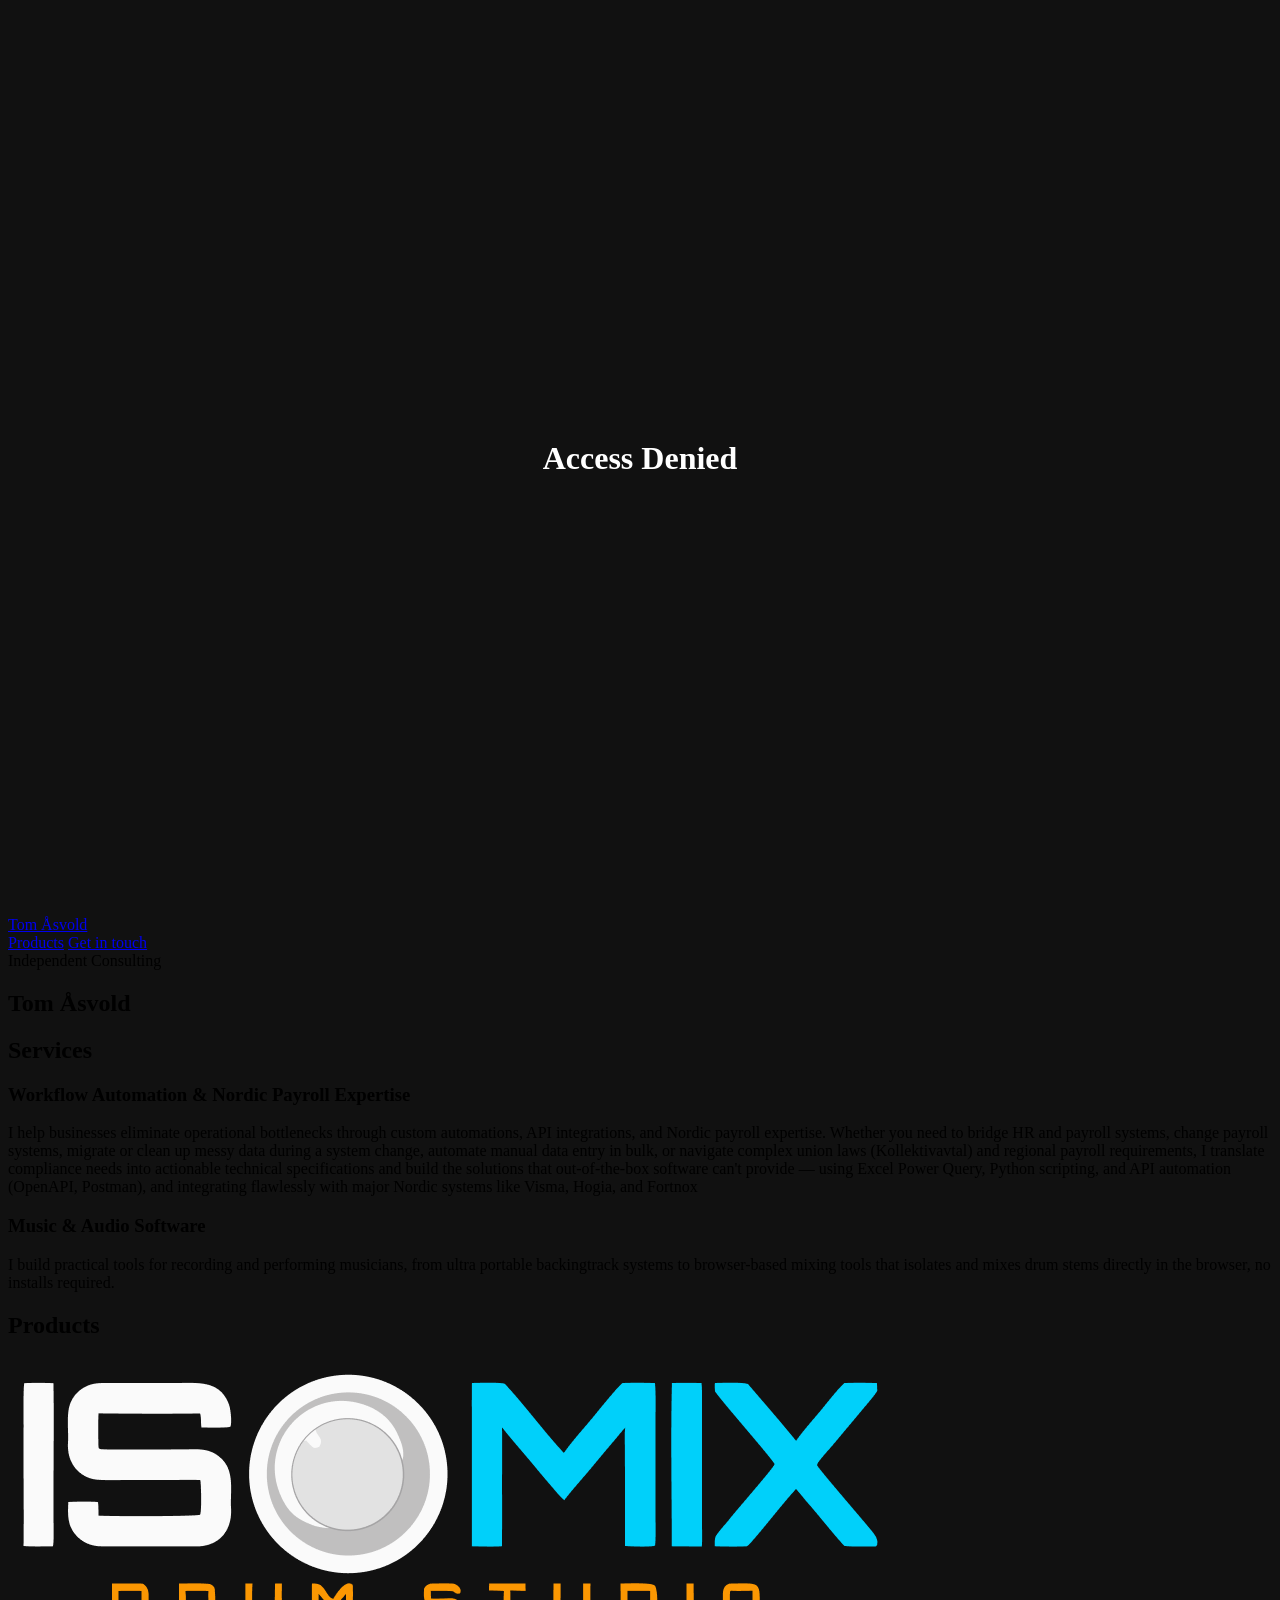
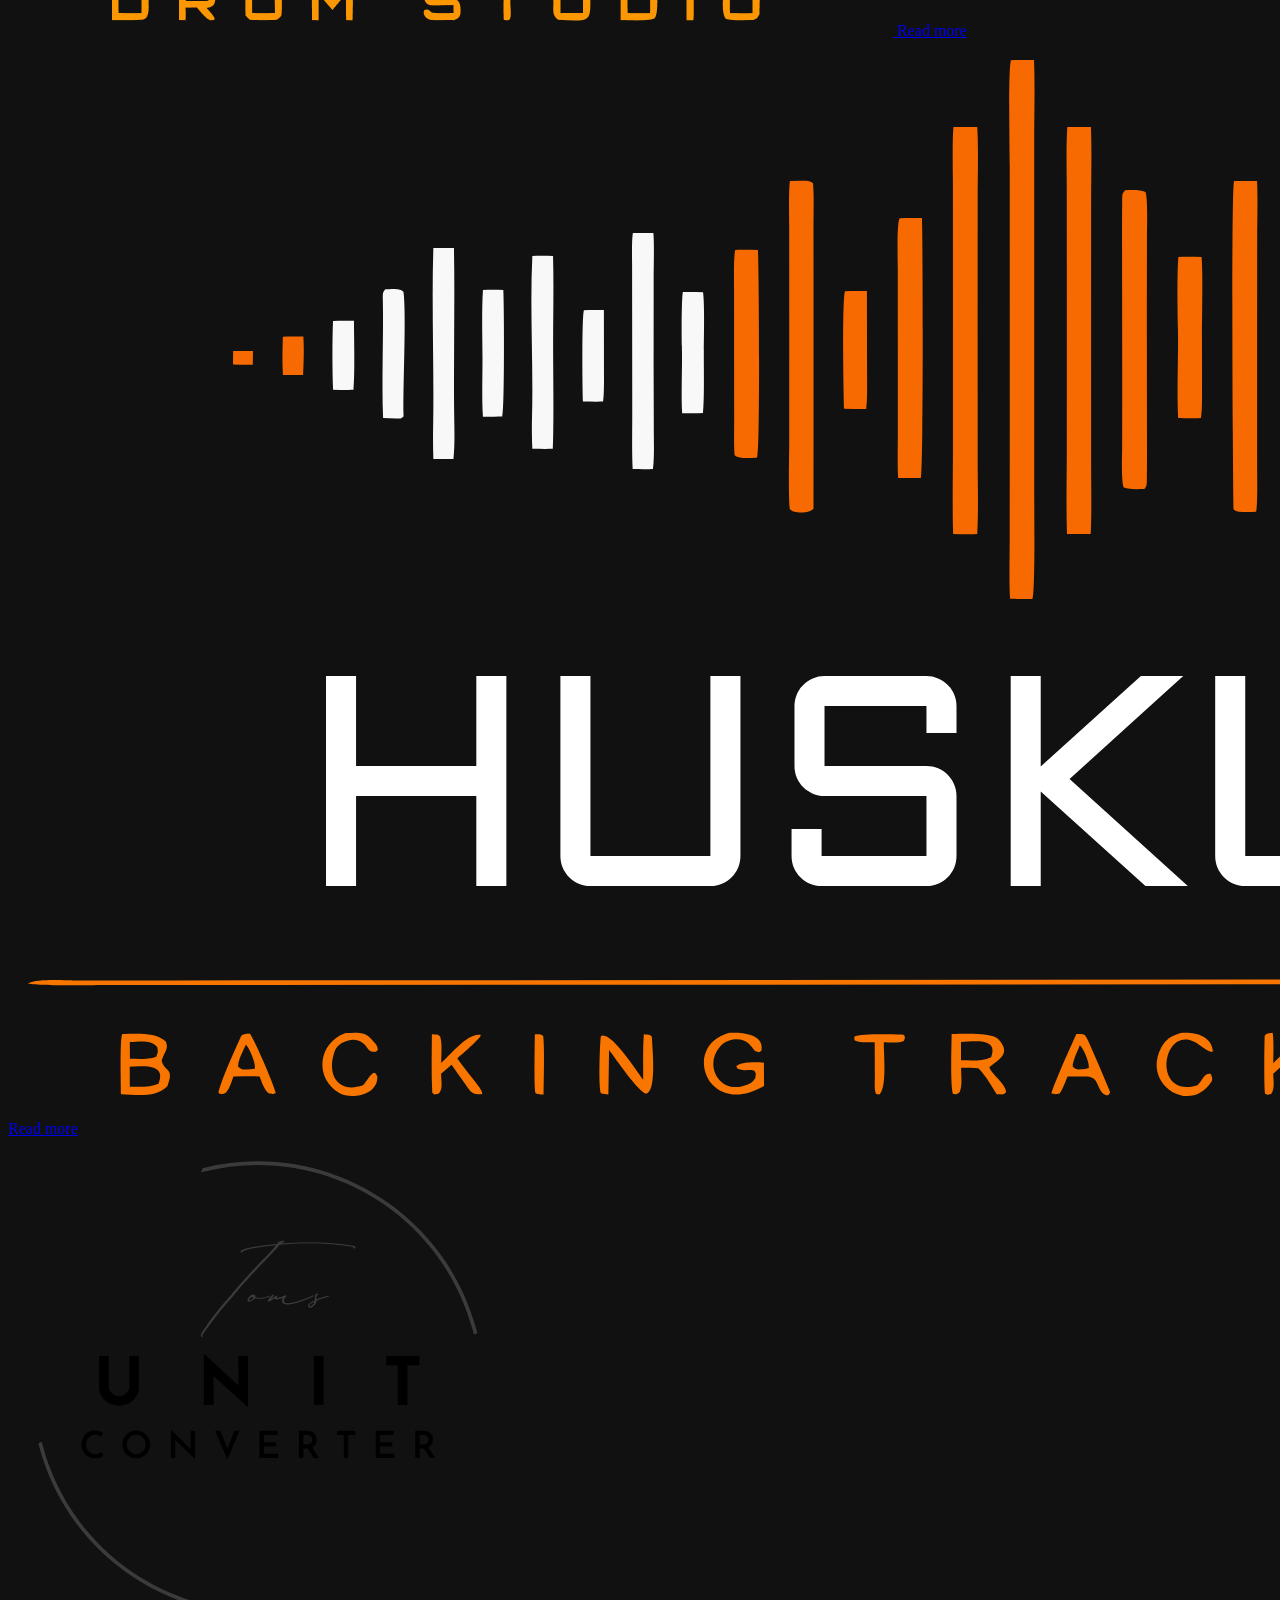
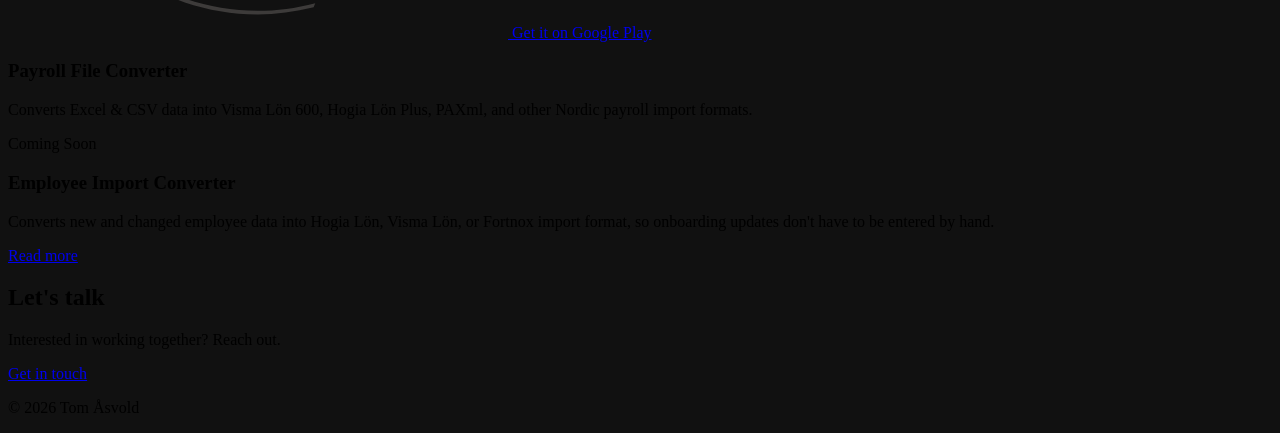
<file: index.html>
<!DOCTYPE html>
<html lang="en">

<head>
    <meta charset="UTF-8">
    <meta name="viewport" content="width=device-width, initial-scale=1.0">
    <!-- TODO: remove before launch -->
    <meta name="robots" content="noindex, nofollow">
    <title>Tom Åsvold</title>
    <script>
        const passphrase = "Takeovers#2026.";
        if (sessionStorage.getItem("auth") !== "true") {
            const userPass = prompt("Enter password to view site:");
            if (userPass === passphrase) {
                sessionStorage.setItem("auth", "true");
            } else {
                document.documentElement.innerHTML = "<body style='background:#111;color:#fff;display:flex;justify-content:center;align-items:center;height:100vh;'><h1>Access Denied</h1></body>";
            }
        }
    </script>
    <link href="https://fonts.googleapis.com/css2?family=Inter:wght@300;400;600;800&display=swap" rel="stylesheet">
    <link rel="stylesheet" href="style.css">
</head>

<body>
    <header class="header">
        <div class="container header-content">
            <a href="#" class="logo">Tom Åsvold</a>
            <nav class="nav">
                <a href="#products">Products</a>
                <a href="#contact" class="btn btn-outline">Get in touch</a>
            </nav>
        </div>
    </header>

    <main>
        <section class="hero">
            <div class="container">
                <span class="tagline">Independent Consulting</span>
                <h1>Tom <span class="text-accent">Åsvold</span></h1>
            </div>
        </section>

        <section id="services" class="section">
            <div class="container">
                <h2 class="section-title">Services</h2>
                <div class="services-grid">
                    <div class="service-block">
                        <h3>Workflow Automation &amp; Nordic Payroll Expertise</h3>
                        <p>I help businesses eliminate operational bottlenecks through custom automations, API integrations, and Nordic payroll expertise. Whether you need to bridge HR and payroll systems, change payroll systems, migrate or clean up messy data during a system change, automate manual data entry in bulk, or navigate complex union laws (Kollektivavtal) and regional payroll requirements, I translate compliance needs into actionable technical specifications and build the solutions that out-of-the-box software can't provide — using Excel Power Query, Python scripting, and API automation (OpenAPI, Postman), and integrating flawlessly with major Nordic systems like Visma, Hogia, and Fortnox</p>
                    </div>
                    <div class="service-block">
                        <h3>Music &amp; Audio Software</h3>
                        <p>I build practical tools for recording and performing musicians, from ultra portable
                            backingtrack systems to browser-based mixing tools that isolates and mixes drum stems
                            directly in the browser, no installs required.</p>
                    </div>
                </div>
            </div>
        </section>

        <section id="products" class="section bg-light">
            <div class="container">
                <h2 class="section-title">Products</h2>
                <div class="products-grid">
                    <div class="product-card product-card--dark-logo">
                        <a href="https://drum-splitter-app.onrender.com/">
                            <img class="isomix-logo" src="products/isomix/assets/logo-crop.png" alt="ISOMIX - Isolate and mix drums stems directly in the browser">
                        </a>
                        <a class="btn btn-primary btn-sm" href="https://drum-splitter-app.onrender.com/">Read more</a>
                    </div>
                    <div class="product-card product-card--dark-logo">
                        <a href="products/husku-x/index.html">
                            <img class="husku-logo" src="products/husku-x/assets/logo-crop.svg" alt="Husku-X Backingtrack System">
                        </a>
                        <a class="btn btn-primary btn-sm" href="products/husku-x/index.html">Read more</a>
                    </div>
                    <div class="product-card">
                        <a href="https://play.google.com/store/apps/details?id=com.tomasvold.tomsunitconverter&pcampaignid=web_share"
                            target="_blank" rel="noopener">
                            <img class="unit-converter-logo" src="products/unit-converter/assets/logo.png" alt="Tom's Unit Converter">
                        </a>
                        <a class="btn btn-primary btn-sm"
                            href="https://play.google.com/store/apps/details?id=com.tomasvold.tomsunitconverter&pcampaignid=web_share"
                            target="_blank" rel="noopener">Get it on Google Play</a>
                    </div>
                    <div class="product-card">
                        <h3>Payroll File Converter</h3>
                        <p>Converts Excel &amp; CSV data into Visma L&ouml;n 600, Hogia L&ouml;n Plus, PAXml, and other
                            Nordic payroll import formats.</p>
                        <span class="badge-soon">Coming Soon</span>
                    </div>
                    <div class="product-card">
                        <h3>Employee Import Converter</h3>
                        <p>Converts new and changed employee data into Hogia L&ouml;n, Visma L&ouml;n, or Fortnox
                            import format, so onboarding updates don't have to be entered by hand.</p>
                        <a class="btn btn-primary btn-sm" href="/products/employee-import/index.html">Read more</a>
                    </div>
                </div>
            </div>
        </section>

        <section id="contact" class="section">
            <div class="container contact-center">
                <h2 class="section-title">Let's talk</h2>
                <p>Interested in working together? Reach out.</p>
                <a class="btn btn-primary" href="mailto:tomasvold@gmail.com">Get in touch</a>
            </div>
        </section>
    </main>

    <footer class="footer">
        <div class="container">
            <p>&copy; 2026 Tom Åsvold</p>
        </div>
    </footer>
</body>

</html>
</file>
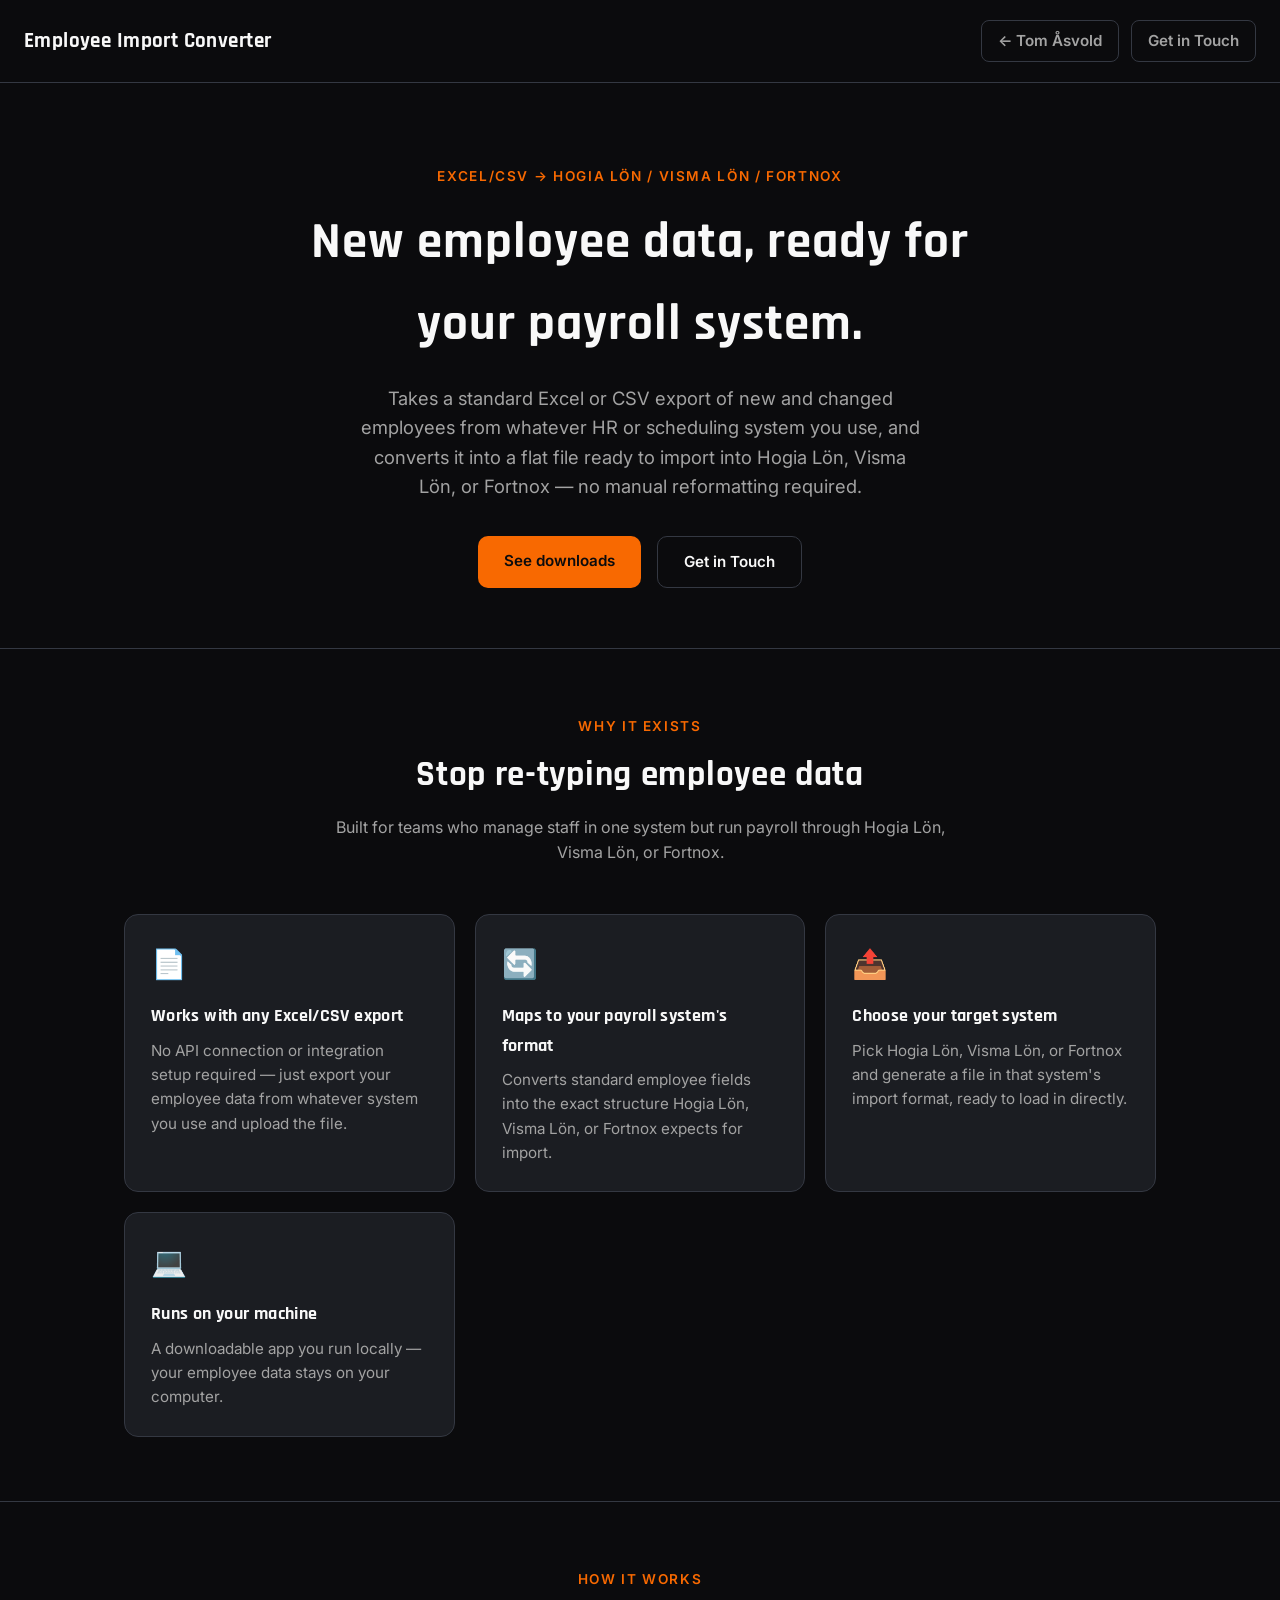
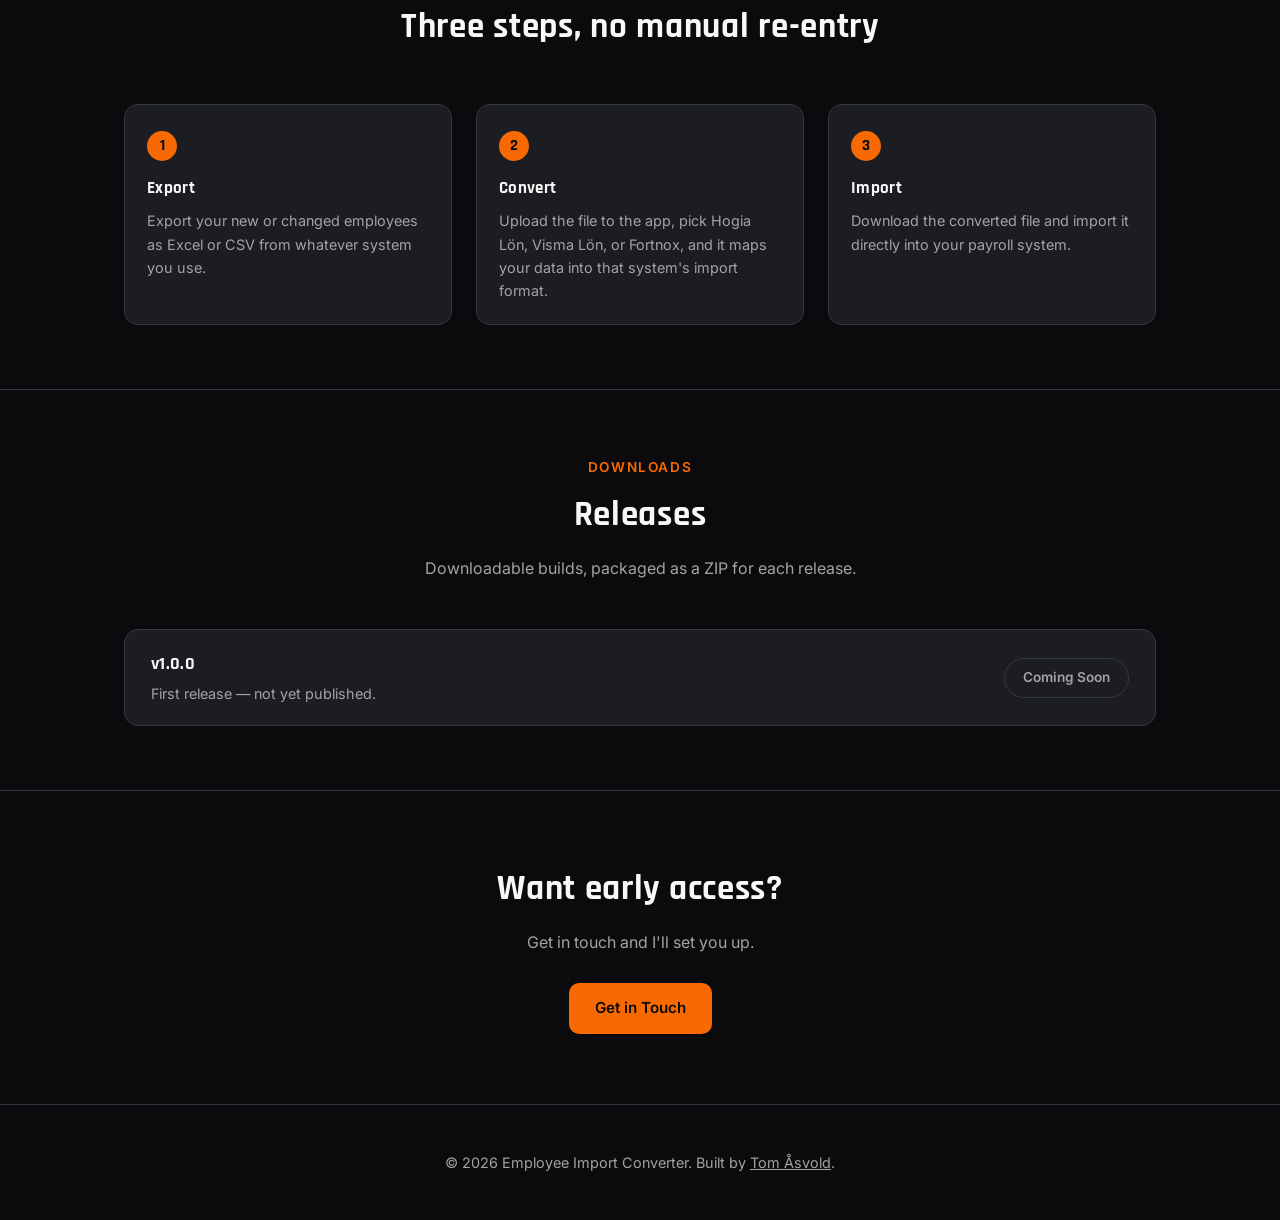
<file: products/employee-import/index.html>
<!DOCTYPE html>
<html lang="en">
<head>
    <meta charset="UTF-8">
    <meta name="viewport" content="width=device-width, initial-scale=1.0">
    <title>Employee Import Converter</title>
    <meta name="description" content="Converts a standard Excel/CSV export of new and changed employees into Hogia Lön, Visma Lön, or Fortnox import format.">
    <link href="https://fonts.googleapis.com/css2?family=Inter:wght@400;600&family=Rajdhani:wght@600;700&display=swap" rel="stylesheet">
    <link rel="stylesheet" href="style.css">
</head>
<body>

    <nav class="site-nav">
        <a class="nav-brand" href="/index.html#products">Employee Import Converter</a>
        <div class="nav-links">
            <a class="nav-link" href="/index.html">&larr; Tom &Aring;svold</a>
            <a class="nav-link" href="mailto:tomasvold@gmail.com">Get in Touch</a>
        </div>
    </nav>

    <header class="hero">
        <div class="container hero-grid">
            <span class="eyebrow">Excel/CSV &rarr; Hogia L&ouml;n / Visma L&ouml;n / Fortnox</span>
            <h1>New employee data, ready for your payroll system.</h1>
            <p class="lead">
                Takes a standard Excel or CSV export of new and changed employees from whatever HR or
                scheduling system you use, and converts it into a flat file ready to import into
                Hogia L&ouml;n, Visma L&ouml;n, or Fortnox &mdash; no manual reformatting required.
            </p>
            <div class="hero-actions">
                <a class="btn btn-primary" href="#releases">See downloads</a>
                <a class="btn btn-secondary" href="mailto:tomasvold@gmail.com">Get in Touch</a>
            </div>
        </div>
    </header>

    <section class="section">
        <div class="container">
            <div class="section-heading">
                <span class="eyebrow">Why it exists</span>
                <h2>Stop re-typing employee data</h2>
                <p>Built for teams who manage staff in one system but run payroll through Hogia L&ouml;n, Visma L&ouml;n, or Fortnox.</p>
            </div>

            <div class="feature-grid">
                <div class="feature-card">
                    <span class="icon">📄</span>
                    <h3>Works with any Excel/CSV export</h3>
                    <p>No API connection or integration setup required &mdash; just export your employee data from whatever system you use and upload the file.</p>
                </div>
                <div class="feature-card">
                    <span class="icon">🔄</span>
                    <h3>Maps to your payroll system's format</h3>
                    <p>Converts standard employee fields into the exact structure Hogia L&ouml;n, Visma L&ouml;n, or Fortnox expects for import.</p>
                </div>
                <div class="feature-card">
                    <span class="icon">📤</span>
                    <h3>Choose your target system</h3>
                    <p>Pick Hogia L&ouml;n, Visma L&ouml;n, or Fortnox and generate a file in that system's import format, ready to load in directly.</p>
                </div>
                <div class="feature-card">
                    <span class="icon">💻</span>
                    <h3>Runs on your machine</h3>
                    <p>A downloadable app you run locally &mdash; your employee data stays on your computer.</p>
                </div>
            </div>
        </div>
    </section>

    <section class="section">
        <div class="container">
            <div class="section-heading">
                <span class="eyebrow">How it works</span>
                <h2>Three steps, no manual re-entry</h2>
            </div>

            <div class="steps">
                <div class="step">
                    <h3>Export</h3>
                    <p>Export your new or changed employees as Excel or CSV from whatever system you use.</p>
                </div>
                <div class="step">
                    <h3>Convert</h3>
                    <p>Upload the file to the app, pick Hogia L&ouml;n, Visma L&ouml;n, or Fortnox, and it maps your data into that system's import format.</p>
                </div>
                <div class="step">
                    <h3>Import</h3>
                    <p>Download the converted file and import it directly into your payroll system.</p>
                </div>
            </div>
        </div>
    </section>

    <section class="section" id="releases">
        <div class="container">
            <div class="section-heading">
                <span class="eyebrow">Downloads</span>
                <h2>Releases</h2>
                <p>Downloadable builds, packaged as a ZIP for each release.</p>
            </div>

            <div class="release-list">
                <div class="release-item">
                    <div class="release-info">
                        <h3>v1.0.0</h3>
                        <p>First release &mdash; not yet published.</p>
                    </div>
                    <span class="badge-soon">Coming Soon</span>
                </div>
            </div>
        </div>
    </section>

    <section class="cta-strip">
        <div class="container">
            <h2>Want early access?</h2>
            <p>Get in touch and I'll set you up.</p>
            <a class="btn btn-primary" href="mailto:tomasvold@gmail.com">Get in Touch</a>
        </div>
    </section>

    <footer>
        <p>&copy; 2026 Employee Import Converter. Built by <a href="/index.html">Tom &Aring;svold</a>.</p>
    </footer>

</body>
</html>
</file>
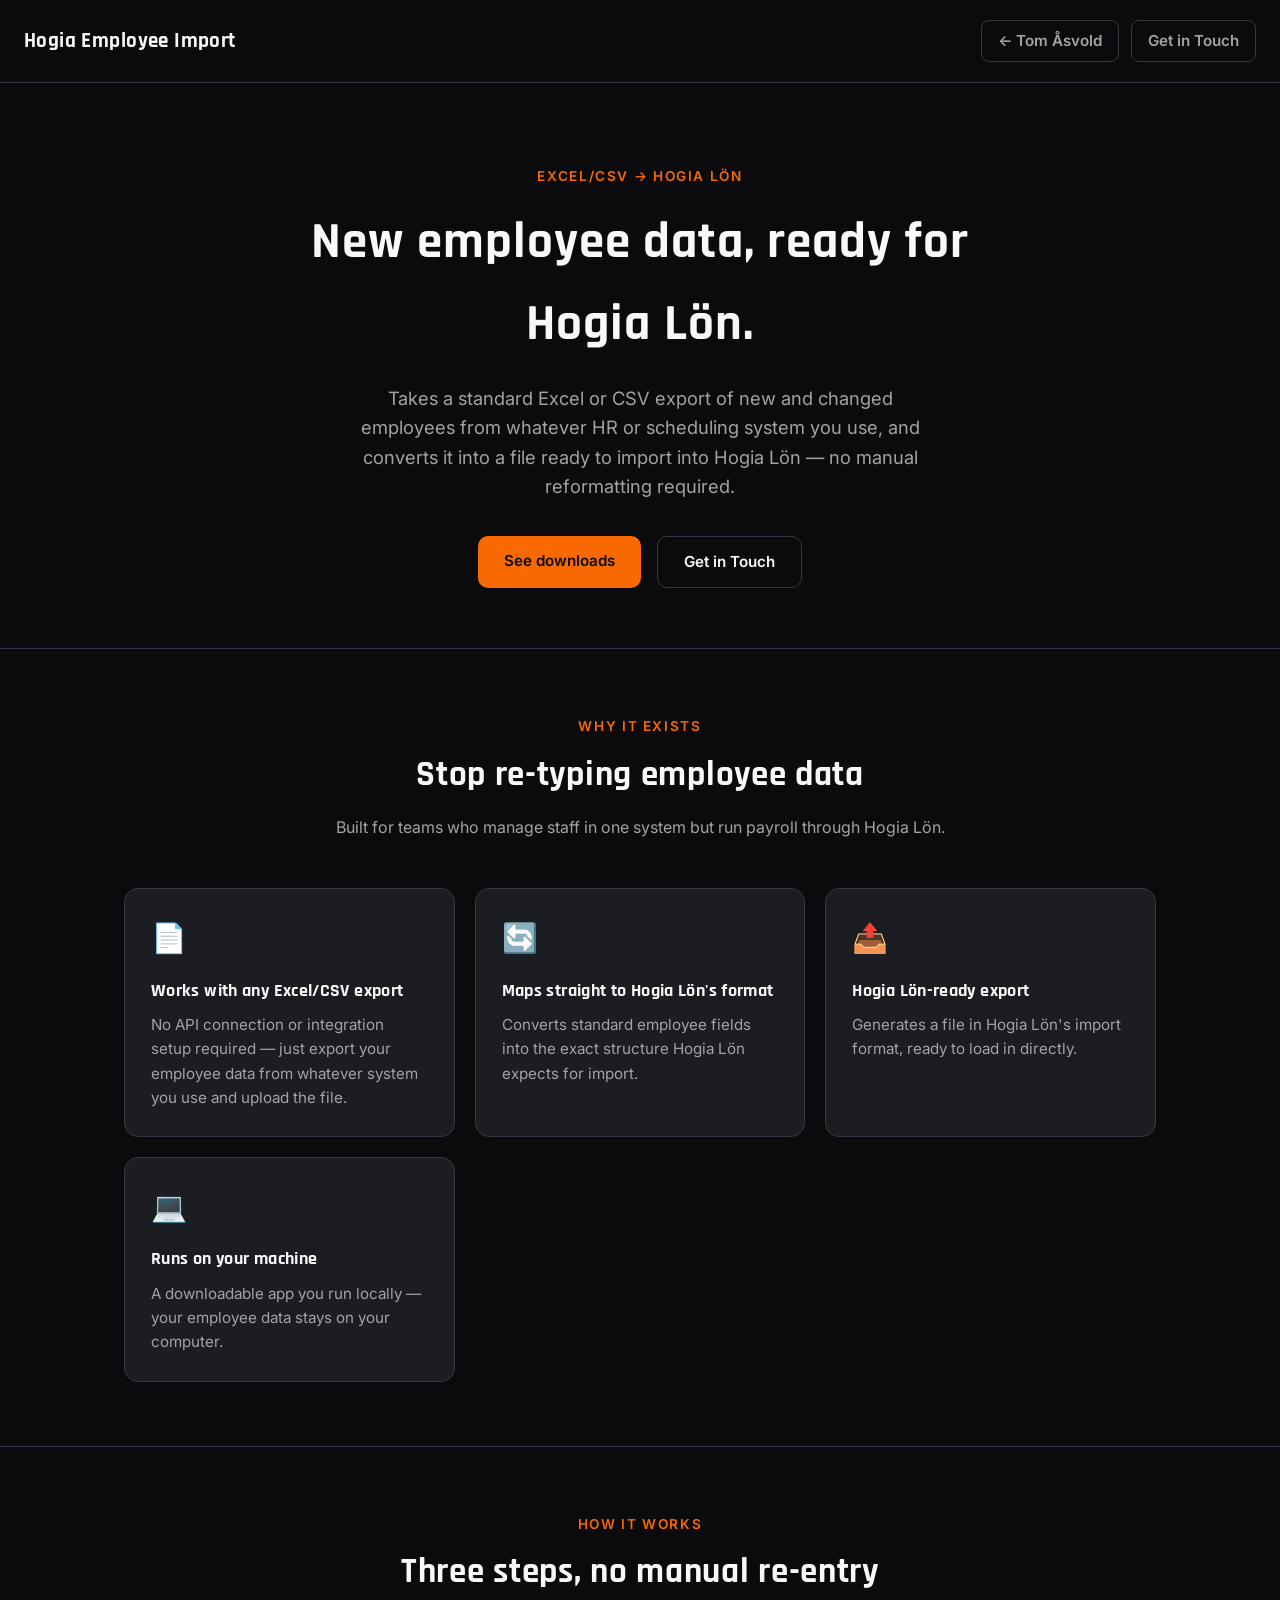
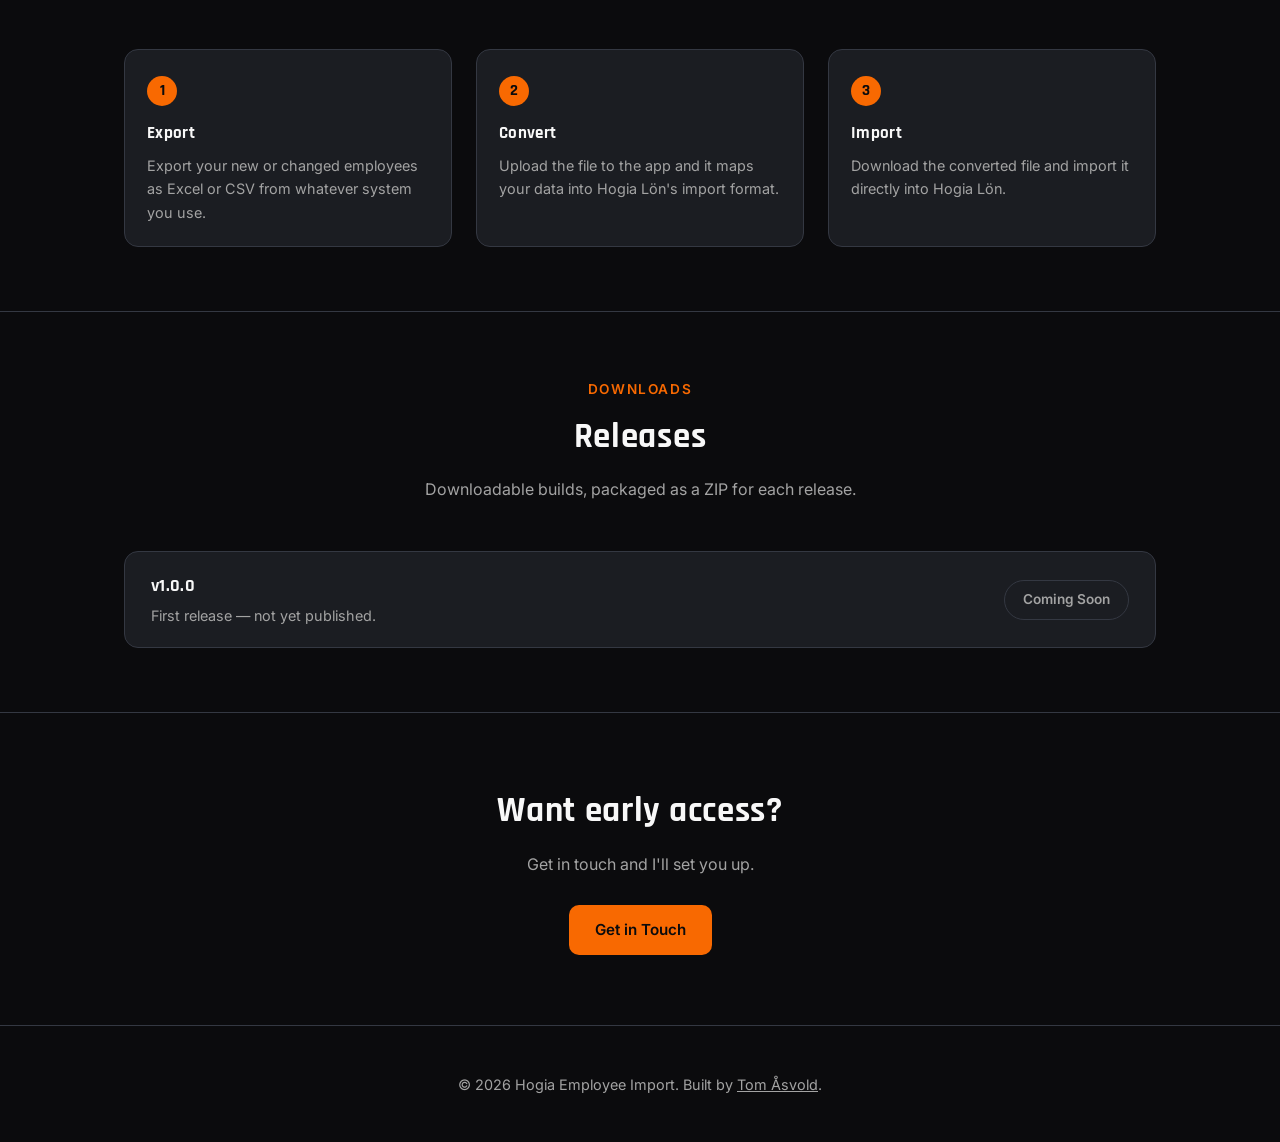
<file: products/hogia-employee-import/index.html>
<!DOCTYPE html>
<html lang="en">
<head>
    <meta charset="UTF-8">
    <meta name="viewport" content="width=device-width, initial-scale=1.0">
    <title>Hogia Employee Import</title>
    <meta name="description" content="Converts a standard Excel/CSV export of new and changed employees into Hogia Lön's import format.">
    <link href="https://fonts.googleapis.com/css2?family=Inter:wght@400;600&family=Rajdhani:wght@600;700&display=swap" rel="stylesheet">
    <link rel="stylesheet" href="style.css">
</head>
<body>

    <nav class="site-nav">
        <a class="nav-brand" href="/index.html#products">Hogia Employee Import</a>
        <div class="nav-links">
            <a class="nav-link" href="/index.html">&larr; Tom &Aring;svold</a>
            <a class="nav-link" href="mailto:tomasvold@gmail.com">Get in Touch</a>
        </div>
    </nav>

    <header class="hero">
        <div class="container hero-grid">
            <span class="eyebrow">Excel/CSV &rarr; Hogia L&ouml;n</span>
            <h1>New employee data, ready for Hogia L&ouml;n.</h1>
            <p class="lead">
                Takes a standard Excel or CSV export of new and changed employees from whatever HR or
                scheduling system you use, and converts it into a file ready to import into Hogia L&ouml;n
                &mdash; no manual reformatting required.
            </p>
            <div class="hero-actions">
                <a class="btn btn-primary" href="#releases">See downloads</a>
                <a class="btn btn-secondary" href="mailto:tomasvold@gmail.com">Get in Touch</a>
            </div>
        </div>
    </header>

    <section class="section">
        <div class="container">
            <div class="section-heading">
                <span class="eyebrow">Why it exists</span>
                <h2>Stop re-typing employee data</h2>
                <p>Built for teams who manage staff in one system but run payroll through Hogia L&ouml;n.</p>
            </div>

            <div class="feature-grid">
                <div class="feature-card">
                    <span class="icon">📄</span>
                    <h3>Works with any Excel/CSV export</h3>
                    <p>No API connection or integration setup required &mdash; just export your employee data from whatever system you use and upload the file.</p>
                </div>
                <div class="feature-card">
                    <span class="icon">🔄</span>
                    <h3>Maps straight to Hogia L&ouml;n's format</h3>
                    <p>Converts standard employee fields into the exact structure Hogia L&ouml;n expects for import.</p>
                </div>
                <div class="feature-card">
                    <span class="icon">📤</span>
                    <h3>Hogia L&ouml;n-ready export</h3>
                    <p>Generates a file in Hogia L&ouml;n's import format, ready to load in directly.</p>
                </div>
                <div class="feature-card">
                    <span class="icon">💻</span>
                    <h3>Runs on your machine</h3>
                    <p>A downloadable app you run locally &mdash; your employee data stays on your computer.</p>
                </div>
            </div>
        </div>
    </section>

    <section class="section">
        <div class="container">
            <div class="section-heading">
                <span class="eyebrow">How it works</span>
                <h2>Three steps, no manual re-entry</h2>
            </div>

            <div class="steps">
                <div class="step">
                    <h3>Export</h3>
                    <p>Export your new or changed employees as Excel or CSV from whatever system you use.</p>
                </div>
                <div class="step">
                    <h3>Convert</h3>
                    <p>Upload the file to the app and it maps your data into Hogia L&ouml;n's import format.</p>
                </div>
                <div class="step">
                    <h3>Import</h3>
                    <p>Download the converted file and import it directly into Hogia L&ouml;n.</p>
                </div>
            </div>
        </div>
    </section>

    <section class="section" id="releases">
        <div class="container">
            <div class="section-heading">
                <span class="eyebrow">Downloads</span>
                <h2>Releases</h2>
                <p>Downloadable builds, packaged as a ZIP for each release.</p>
            </div>

            <div class="release-list">
                <div class="release-item">
                    <div class="release-info">
                        <h3>v1.0.0</h3>
                        <p>First release &mdash; not yet published.</p>
                    </div>
                    <span class="badge-soon">Coming Soon</span>
                </div>
            </div>
        </div>
    </section>

    <section class="cta-strip">
        <div class="container">
            <h2>Want early access?</h2>
            <p>Get in touch and I'll set you up.</p>
            <a class="btn btn-primary" href="mailto:tomasvold@gmail.com">Get in Touch</a>
        </div>
    </section>

    <footer>
        <p>&copy; 2026 Hogia Employee Import. Built by <a href="/index.html">Tom &Aring;svold</a>.</p>
    </footer>

</body>
</html>
</file>
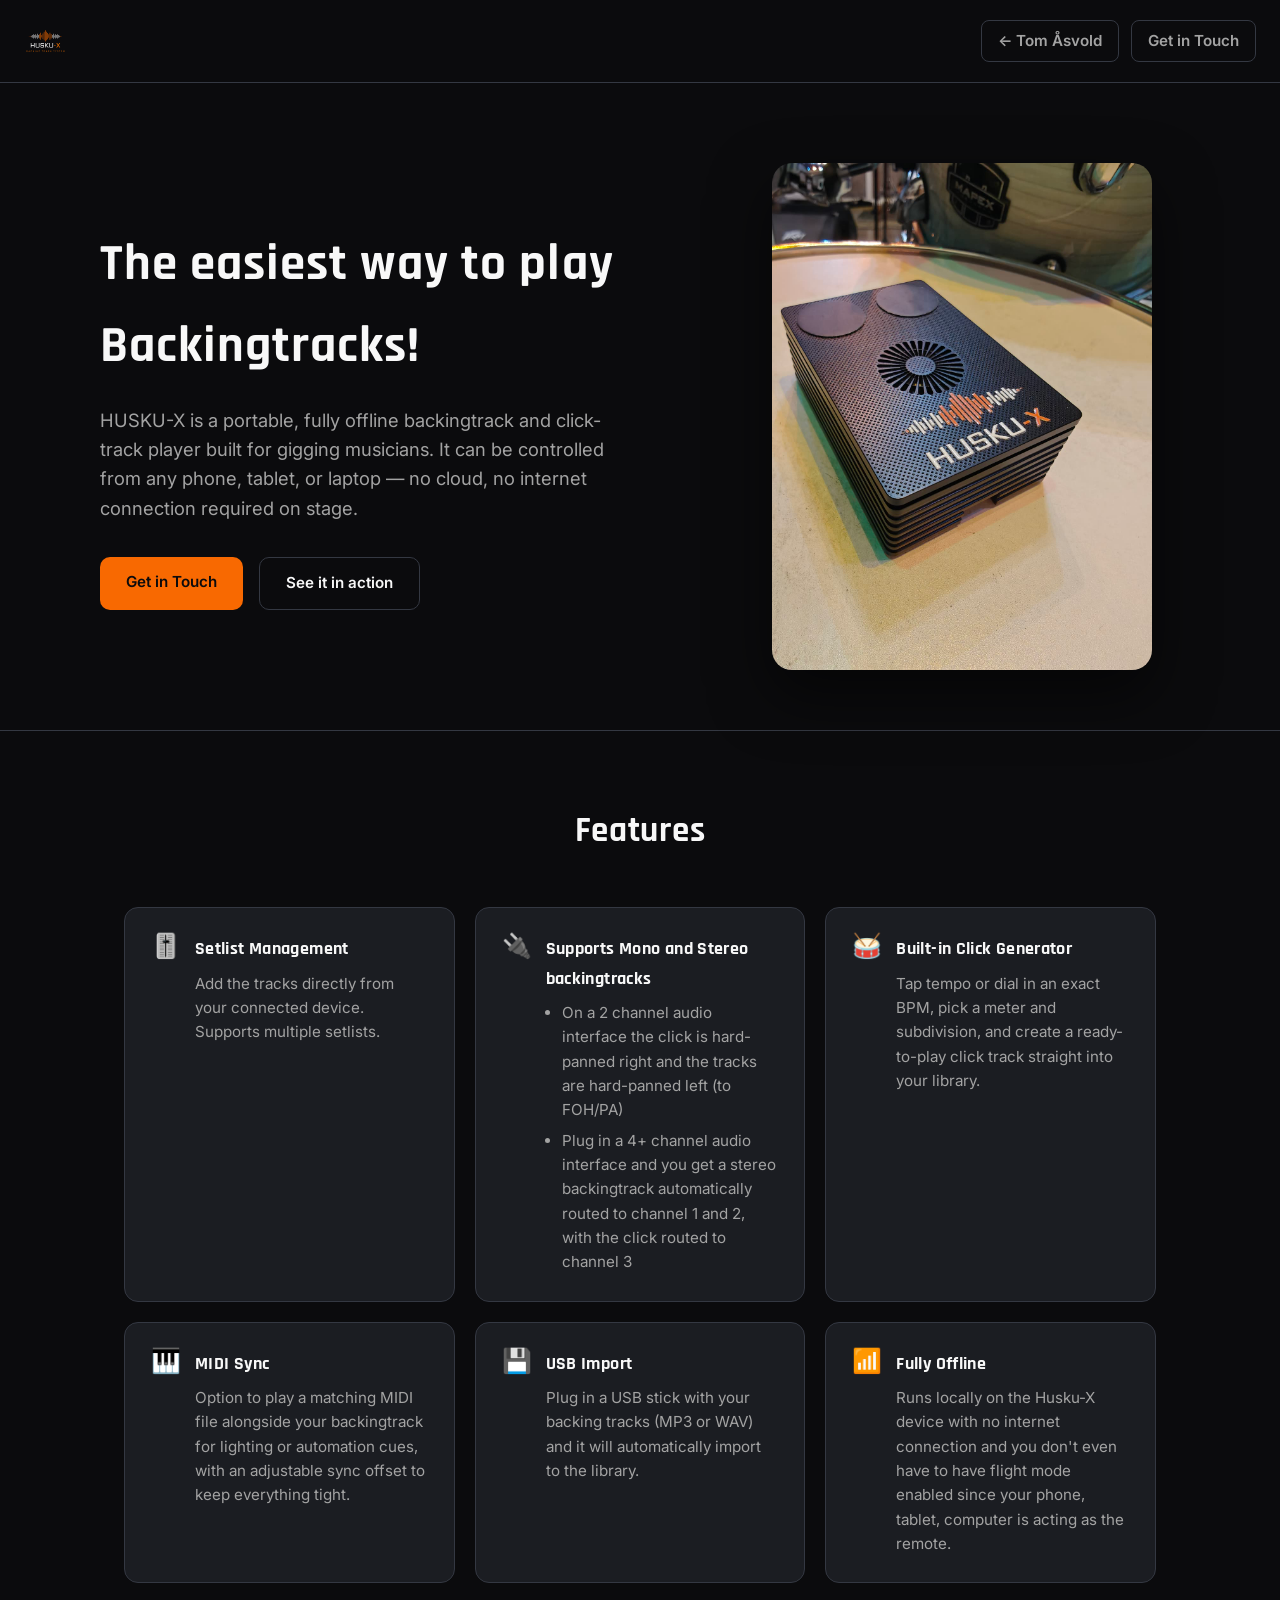
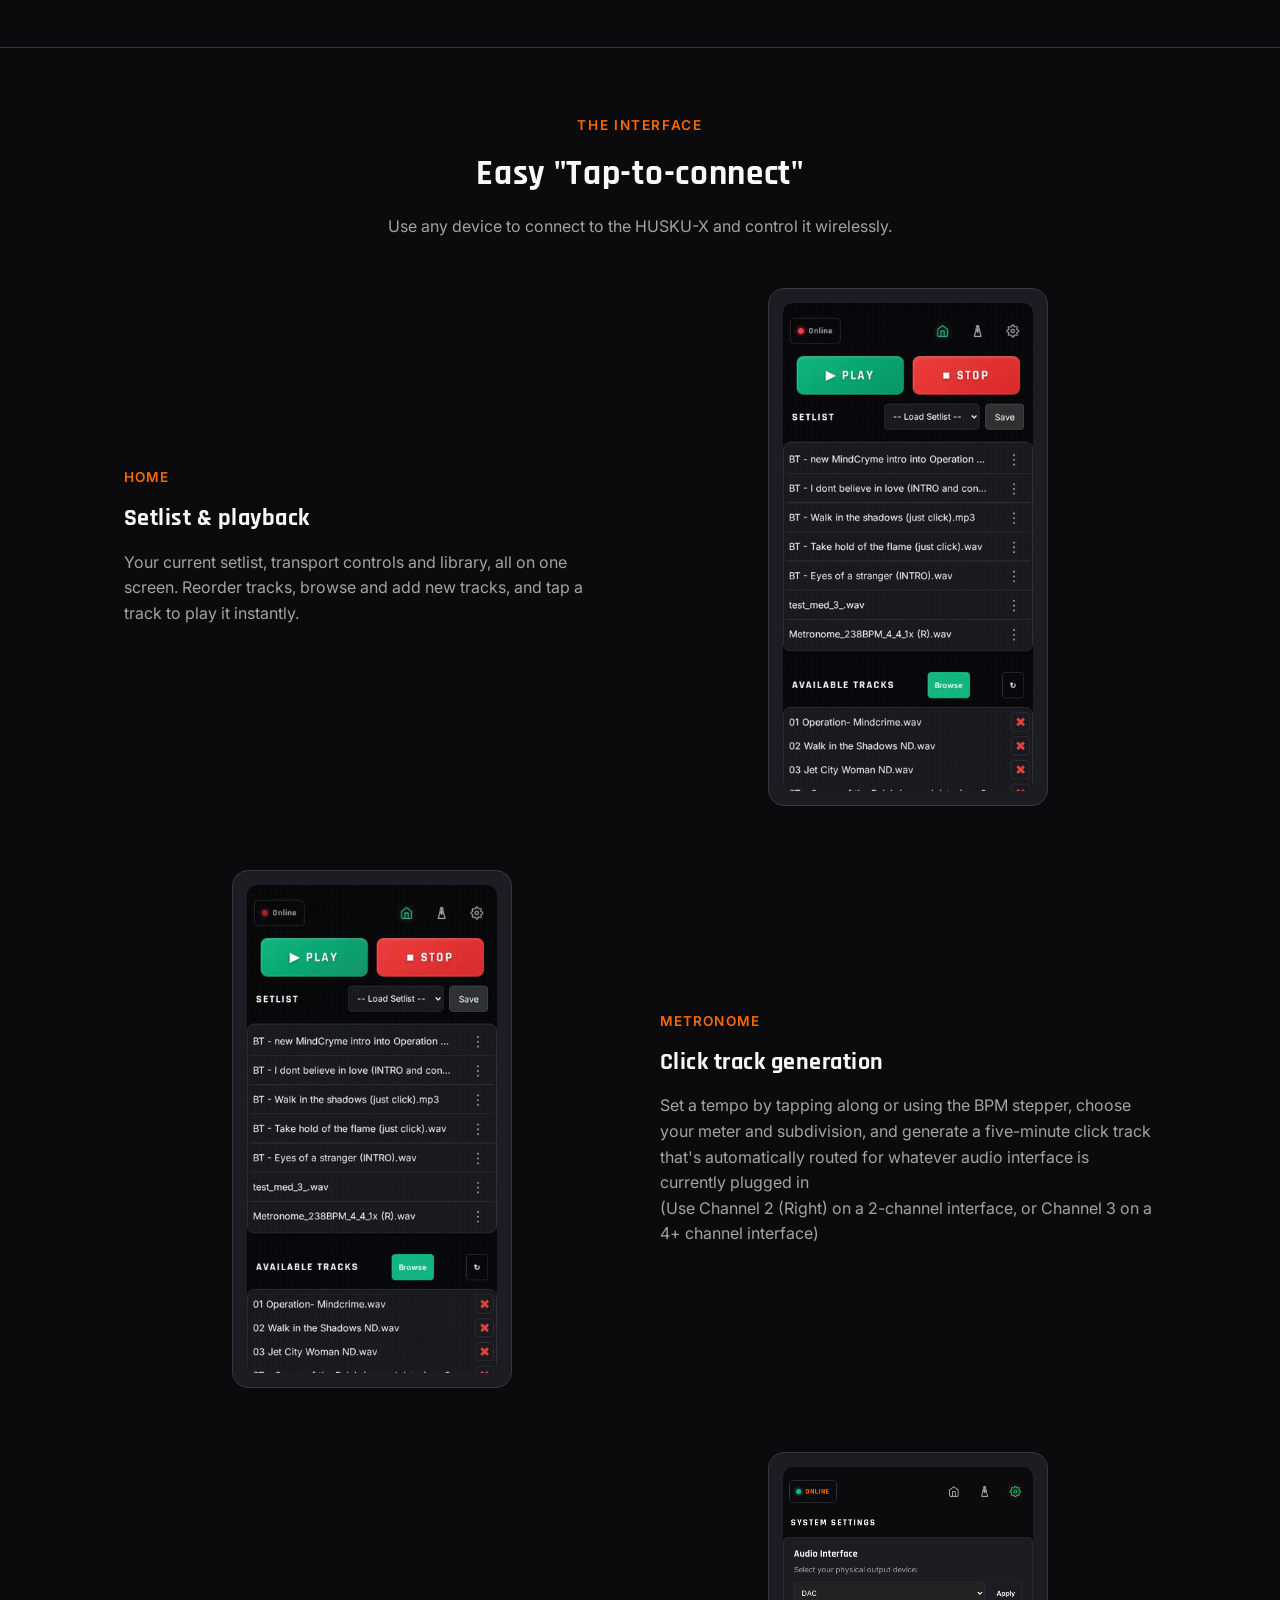
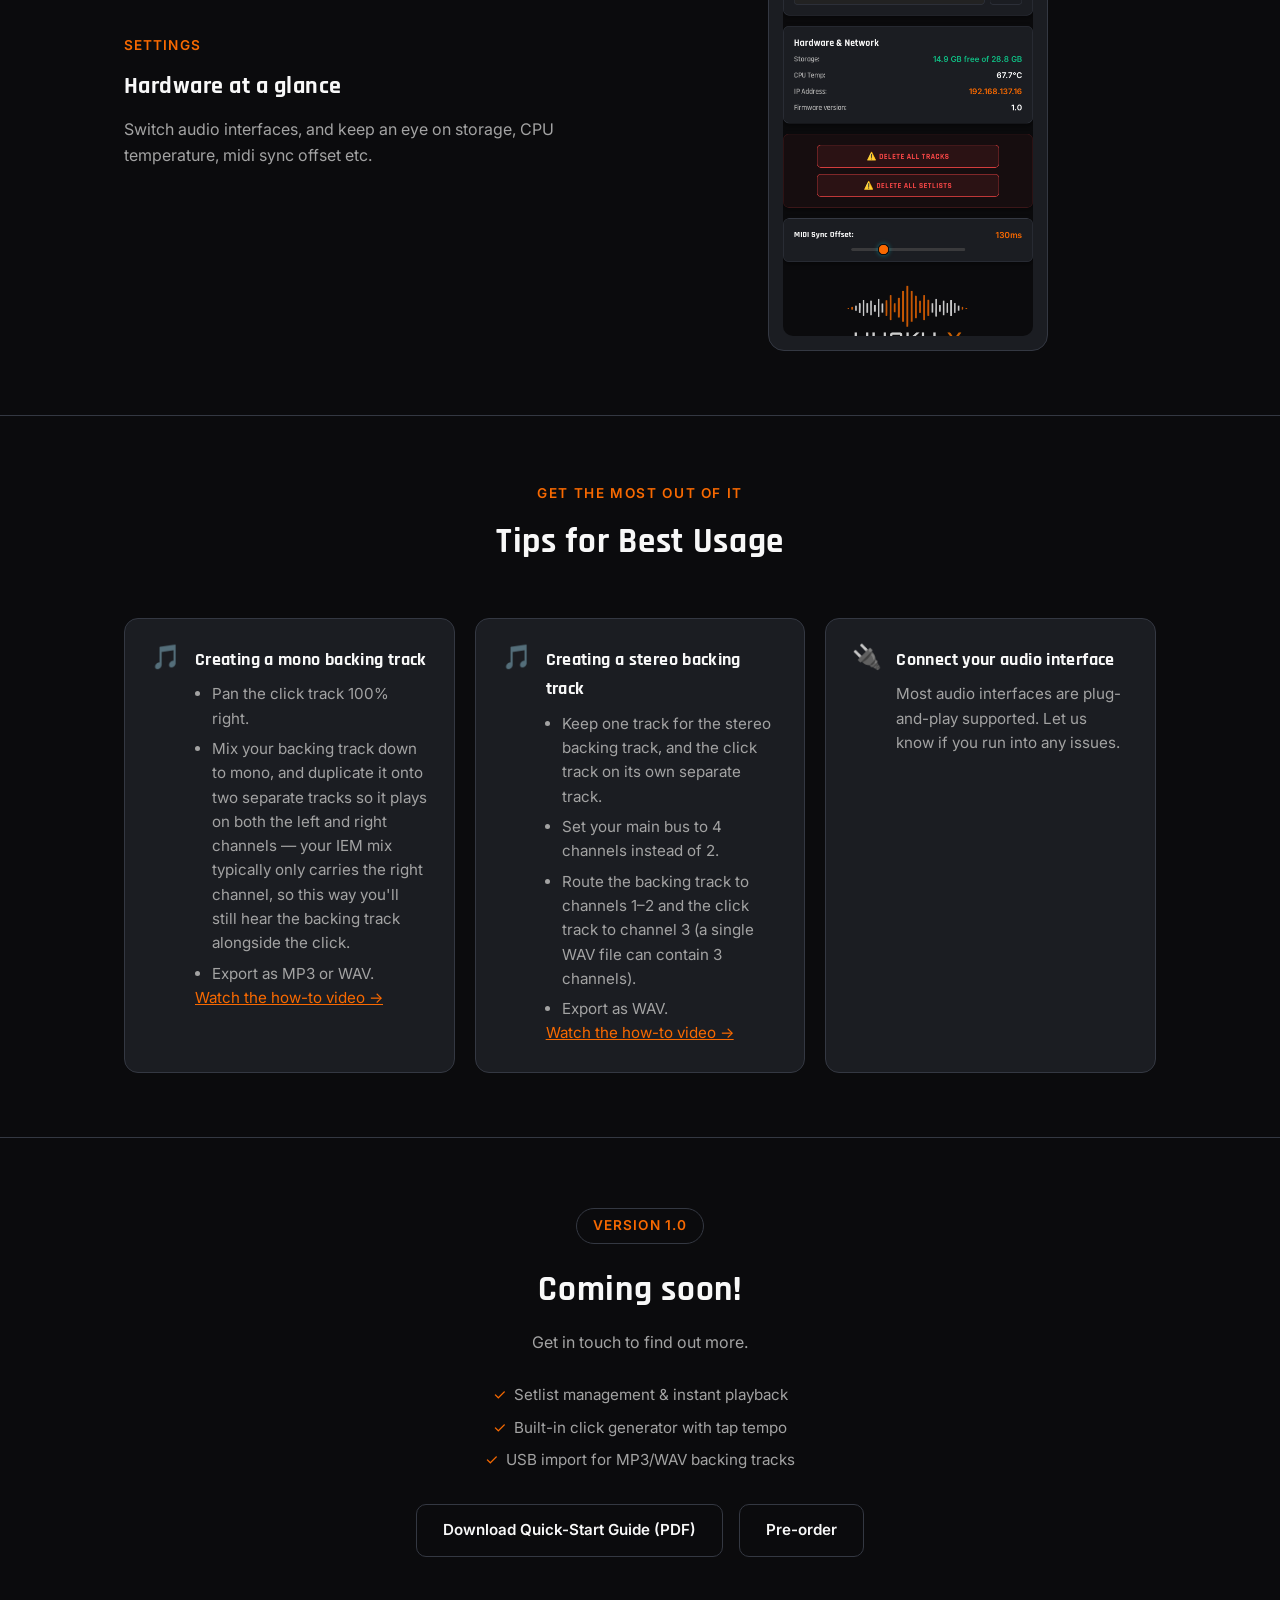
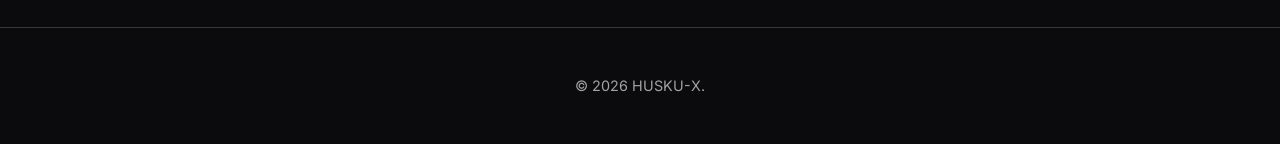
<file: products/husku-x/index.html>
<!DOCTYPE html>
<html lang="en">
<head>
    <meta charset="UTF-8">
    <meta name="viewport" content="width=device-width, initial-scale=1.0">
    <title>HUSKU-X — Backingtrack System</title>
    <meta name="description" content="A portable, offline backingtrack and click-track player for live musicians, built for the Raspberry Pi and controlled from any phone, tablet, or laptop.">
    <link href="https://fonts.googleapis.com/css2?family=Inter:wght@400;600&family=Rajdhani:wght@600;700&display=swap" rel="stylesheet">
    <link rel="stylesheet" href="style.css">
</head>
<body>

    <nav class="site-nav">
        <a class="nav-brand" href="/index.html">
            <img src="assets/logo.svg" alt="HUSKU-X">
        </a>
        <div class="nav-links">
            <a class="nav-link" href="/index.html">&larr; Tom &Aring;svold</a>
            <a class="nav-link" href="mailto:tomasvold@gmail.com">Get in Touch</a>
        </div>
    </nav>

    <header class="hero">
        <div class="hero-grid">
            <div class="hero-copy">
                <h1>The easiest way to play Backingtracks!</h1>
                <p class="lead">
                    HUSKU-X is a portable, fully offline backingtrack and click-track player built for gigging
                    musicians. It can be controlled from any phone, tablet, or laptop — no cloud, no internet connection required on stage.
                </p>
                <div class="hero-actions">
                    <a class="btn btn-primary" href="mailto:tomasvold@gmail.com">Get in Touch</a>
                    <a class="btn btn-secondary" href="#screenshots">See it in action</a>
                </div>
            </div>
            <div class="hero-image">
                <img src="assets/device-hero.jpg" alt="The HUSKU-X device: a custom enclosure with the HUSKU-X logo, sitting on a drum">
            </div>
        </div>
    </header>

    <section class="section">
        <div class="container">
            <div class="section-heading">
                <h2>Features</h2>
            </div>

            <div class="feature-grid">
                <div class="feature-card">
                    <span class="icon">🎚️</span>
                    <div class="feature-body">
                        <h3>Setlist Management</h3>
                        <p>Add the tracks directly from your connected device. Supports multiple setlists.</p>
                    </div>
                </div>
                <div class="feature-card">
                    <span class="icon">🔌</span>
                    <div class="feature-body">
                        <h3>Supports Mono and Stereo backingtracks</h3>
                        <ul>
                            <li>On a 2 channel audio interface the click is hard-panned right and the tracks are hard-panned left (to FOH/PA)</li>
                            <li>Plug in a 4+ channel audio interface and you get a stereo backingtrack automatically routed to channel 1 and 2, with the click routed to channel 3</li>
                        </ul>
                    </div>
                </div>
                <div class="feature-card">
                    <span class="icon">🥁</span>
                    <div class="feature-body">
                        <h3>Built-in Click Generator</h3>
                        <p>Tap tempo or dial in an exact BPM, pick a meter and subdivision, and create a ready-to-play click track straight into your library.</p>
                    </div>
                </div>
                <div class="feature-card">
                    <span class="icon">🎹</span>
                    <div class="feature-body">
                        <h3>MIDI Sync</h3>
                        <p>Option to play a matching MIDI file alongside your backingtrack for lighting or automation cues, with an adjustable sync offset to keep everything tight.</p>
                    </div>
                </div>
                <div class="feature-card">
                    <span class="icon">💾</span>
                    <div class="feature-body">
                        <h3>USB Import</h3>
                        <p>Plug in a USB stick with your backing tracks (MP3 or WAV) and it will automatically import to the library.</p>
                    </div>
                </div>
                <div class="feature-card">
                    <span class="icon">📶</span>
                    <div class="feature-body">
                        <h3>Fully Offline</h3>
                        <p>Runs locally on the Husku-X device with no internet connection and you don't even have to have flight mode enabled since your phone, tablet, computer is acting as the remote.</p>
                    </div>
                </div>
            </div>
        </div>
    </section>

    <section class="section" id="screenshots">
        <div class="container">
            <div class="section-heading">
                <span class="eyebrow">The interface</span>
                <h2>Easy "Tap-to-connect"</h2>
                <p>Use any device to connect to the HUSKU-X and control it wirelessly.</p>
            </div>

            <div class="showcase">
                <div class="showcase-row">
                    <div class="showcase-copy">
                        <span class="tag">Home</span>
                        <h3>Setlist &amp; playback</h3>
                        <p>
                            Your current setlist, transport controls and library, all on one screen.
                            Reorder tracks, browse and add new tracks, and tap a track to play it instantly.
                        </p>
                    </div>
                    <div class="showcase-shot">
                        <img src="gifs/play_track.gif" alt="Selecting and playing a track in HUSKU-X">
                    </div>
                </div>

                <div class="showcase-row reverse">
                    <div class="showcase-copy">
                        <span class="tag">Metronome</span>
                        <h3>Click track generation</h3>
                        <p>
                            Set a tempo by tapping along or using the BPM stepper, choose your meter and
                            subdivision, and generate a five-minute click track that's automatically routed
                            for whatever audio interface is currently plugged in <br/>
                            (Use Channel 2 (Right) on a 2-channel interface, or Channel 3 on a 4+ channel interface)
                        </p>
                    </div>
                    <div class="showcase-shot">
                        <img src="gifs/tap_tempo.gif" alt="Setting a tempo with Tap Tempo on the HUSKU-X metronome screen">
                    </div>
                </div>

                <div class="showcase-row">
                    <div class="showcase-copy">
                        <span class="tag">Settings</span>
                        <h3>Hardware at a glance</h3>
                        <p>
                            Switch audio interfaces, and keep an eye on storage, CPU temperature, midi sync offset etc.
                        </p>
                    </div>
                    <div class="showcase-shot">
                        <img src="screenshots/settings.png" alt="HUSKU-X settings screen showing audio interface selection and system info">
                    </div>
                </div>
            </div>
        </div>
    </section>

    <section class="section" id="tips">
        <div class="container">
            <div class="section-heading">
                <span class="eyebrow">Get the most out of it</span>
                <h2>Tips for Best Usage</h2>
            </div>

            <div class="feature-grid">
                <div class="feature-card">
                    <span class="icon">🎵</span>
                    <div class="feature-body">
                        <h3>Creating a mono backing track</h3>
                        <ul>
                            <li>Pan the click track 100% right.</li>
                            <li>Mix your backing track down to mono, and duplicate it onto two separate tracks so it plays on both the left and right channels &mdash; your IEM mix typically only carries the right channel, so this way you'll still hear the backing track alongside the click.</li>
                            <li>Export as MP3 or WAV.</li>
                        </ul>
                        <p><a href="#" target="_blank" rel="noopener">Watch the how-to video &rarr;</a></p>
                    </div>
                </div>
                <div class="feature-card">
                    <span class="icon">🎵</span>
                    <div class="feature-body">
                        <h3>Creating a stereo backing track</h3>
                        <ul>
                            <li>Keep one track for the stereo backing track, and the click track on its own separate track.</li>
                            <li>Set your main bus to 4 channels instead of 2.</li>
                            <li>Route the backing track to channels 1&ndash;2 and the click track to channel 3 (a single WAV file can contain 3 channels).</li>
                            <li>Export as WAV.</li>
                        </ul>
                        <p><a href="#" target="_blank" rel="noopener">Watch the how-to video &rarr;</a></p>
                    </div>
                </div>
                <div class="feature-card">
                    <span class="icon">🔌</span>
                    <div class="feature-body">
                        <h3>Connect your audio interface</h3>
                        <p>Most audio interfaces are plug-and-play supported. Let us know if you run into any issues.</p>
                    </div>
                </div>
            </div>
        </div>
    </section>

    <section class="cta-strip">
        <div class="container">
            <span class="version-badge">Version 1.0</span>
            <h2>Coming soon!</h2>
            <p>Get in touch to find out more.</p>

            <ul class="release-notes">
                <li>Setlist management &amp; instant playback</li>
                <li>Built-in click generator with tap tempo</li>
                <li>USB import for MP3/WAV backing tracks</li>
            </ul>

            <div class="hero-actions">
                <a class="btn btn-secondary" href="assets/HUSKU-X-Quick-Start-Guide.pdf" target="_blank" rel="noopener">Download Quick-Start Guide (PDF)</a>
                <!-- TODO: point this at the real store/checkout URL once pre-orders open -->
                <a class="btn btn-secondary" href="#">Pre-order</a>
            </div>
        </div>
    </section>

    <footer>
        <p>&copy; 2026 HUSKU-X.</p>
    </footer>

</body>
</html>
</file>
<file: style.css>
:root {
    --color-white: #ffffff;
    --color-light-grey: #f4f4f5;
    --color-grey: #71717a;
    --color-body: #3f3f46;
    --color-dark: #18181b;
    --color-accent: #f97316;
    --color-accent-hover: #ea580c;

    --font-main: 'Inter', sans-serif;

    --spacing-sm: 0.5rem;
    --spacing-md: 1rem;
    --spacing-lg: 2rem;
    --spacing-xl: 4rem;

    --radius-sm: 4px;
    --radius-md: 8px;
    --radius-lg: 12px;

    --transition: all 0.3s ease;
}

* {
    margin: 0;
    padding: 0;
    box-sizing: border-box;
}

html {
    scroll-behavior: smooth;
    scroll-padding-top: 80px;
}

body {
    font-family: var(--font-main);
    color: var(--color-dark);
    line-height: 1.6;
    background-color: var(--color-white);
}

h1, h2, h3 {
    line-height: 1.2;
    margin-bottom: var(--spacing-md);
    font-weight: 800;
}

a {
    text-decoration: none;
    color: inherit;
    transition: var(--transition);
}

.text-accent {
    color: var(--color-accent);
}

.container {
    width: 100%;
    max-width: 1200px;
    margin: 0 auto;
    padding: 0 var(--spacing-md);
}

.section {
    padding: var(--spacing-xl) 0;
    scroll-margin-top: 100px;
}

.bg-light {
    background-color: var(--color-light-grey);
}

.section-title {
    text-align: center;
    font-size: 2.5rem;
    margin-bottom: var(--spacing-xl);
}

/* Buttons */
.btn {
    display: inline-block;
    padding: 0.75rem 1.5rem;
    border-radius: var(--radius-md);
    font-weight: 600;
    cursor: pointer;
    text-align: center;
    border: 2px solid transparent;
}

.btn-primary {
    background-color: var(--color-accent);
    color: var(--color-white);
}

.btn-primary:hover {
    background-color: var(--color-accent-hover);
    transform: translateY(-2px);
    box-shadow: 0 4px 6px -1px rgba(249, 115, 22, 0.2);
}

.btn-outline {
    border-color: var(--color-accent);
    color: var(--color-accent);
    background-color: transparent;
}

.btn-outline:hover {
    background-color: var(--color-accent);
    color: var(--color-white);
}

/* Header */
.header {
    position: fixed;
    top: 0;
    left: 0;
    width: 100%;
    background-color: rgba(255, 255, 255, 0.95);
    backdrop-filter: blur(10px);
    z-index: 1000;
    box-shadow: 0 1px 3px rgba(0,0,0,0.05);
    padding: var(--spacing-md) 0;
}

.header-content {
    display: flex;
    justify-content: space-between;
    align-items: center;
}

.logo {
    font-weight: 800;
    font-size: 1.25rem;
}

.nav {
    display: flex;
    align-items: center;
    gap: var(--spacing-lg);
}

.nav a:not(.btn) {
    font-weight: 600;
}

.nav a:not(.btn):hover {
    color: var(--color-accent);
}

/* Hero */
.hero {
    padding: calc(var(--spacing-xl) * 2.5) 0 var(--spacing-lg);
    text-align: center;
}

.hero .tagline {
    display: inline-block;
    font-weight: 600;
    letter-spacing: 2px;
    text-transform: uppercase;
    color: var(--color-accent);
    margin-bottom: var(--spacing-sm);
    font-size: 0.9rem;
}

.hero h1 {
    font-size: 3rem;
}

.hero .description {
    max-width: 90%;
    margin: 0 auto var(--spacing-lg);
    color: var(--color-body);
    font-size: 1.05rem;
}

.hero .description p {
    margin-bottom: var(--spacing-md);
}

.hero .description p:last-child {
    margin-bottom: 0;
}

/* Services */
#services {
    padding-top: var(--spacing-lg);
}

.services-grid {
    display: grid;
    grid-template-columns: repeat(auto-fit, minmax(320px, 1fr));
    gap: var(--spacing-lg);
}

.service-block h3 {
    font-size: 1.25rem;
}

.service-block p {
    color: var(--color-body);
    font-size: 1.05rem;
}

/* Products */
.products-grid {
    display: grid;
    grid-template-columns: repeat(auto-fit, minmax(280px, 1fr));
    gap: var(--spacing-lg);
}

.product-card {
    background-color: var(--color-white);
    padding: var(--spacing-lg);
    border-radius: var(--radius-lg);
    box-shadow: 0 4px 6px -1px rgba(0,0,0,0.05), 0 2px 4px -1px rgba(0,0,0,0.03);
    transition: var(--transition);
    border-top: 4px solid var(--color-accent);
    text-align: center;
}

.product-card:hover {
    transform: translateY(-5px);
    box-shadow: 0 10px 15px -3px rgba(0,0,0,0.1), 0 4px 6px -2px rgba(0,0,0,0.05);
}

.product-card h3 {
    font-size: 1.25rem;
    margin-bottom: var(--spacing-md);
}

.product-card--dark-logo {
    background-color: var(--color-body);
    display: flex;
    flex-direction: column;
    align-items: center;
    justify-content: center;
    gap: var(--spacing-lg);
}

.husku-logo {
    width: 85%;
    max-width: 300px;
    height: auto;
}

.isomix-logo {
    width: 85%;
    max-width: 320px;
    height: auto;
}

.unit-converter-logo {
    width: 75%;
    max-width: 220px;
    height: auto;
    margin-bottom: var(--spacing-md);
}

.product-card p {
    color: var(--color-body);
    font-size: 0.95rem;
    margin-bottom: var(--spacing-md);
}

.badge-soon {
    display: block;
    width: max-content;
    margin: 0 auto var(--spacing-md);
    padding: 0.4rem 1rem;
    border-radius: 999px;
    background-color: var(--color-light-grey);
    border: 1px solid #e4e4e7;
    color: var(--color-grey);
    font-weight: 600;
    font-size: 0.85rem;
}

.btn-sm {
    padding: 0.5rem 1.25rem;
    font-size: 0.9rem;
}

/* Contact */
.contact-center {
    text-align: center;
}

.contact-center > p {
    color: var(--color-body);
    margin-bottom: var(--spacing-lg);
    font-size: 1.125rem;
}

/* Footer */
.footer {
    background-color: var(--color-dark);
    color: var(--color-grey);
    text-align: center;
    padding: var(--spacing-lg) 0;
}

@media (max-width: 768px) {
    .header-content {
        flex-direction: column;
        gap: var(--spacing-md);
    }

    .nav {
        gap: var(--spacing-md);
        flex-wrap: wrap;
        justify-content: center;
    }

    .hero h1 {
        font-size: 2.5rem;
    }
}
</file>
<file: products/employee-import/style.css>
:root {
    --bg-dark: #0B0B0D;
    --card-bg: #1B1D22;
    --card-border: #343842;
    --accent: #F86901;
    --accent-orange: #D66D20;
    --text-main: #F8F8F8;
    --text-muted: #A3A3A3;
}

* {
    box-sizing: border-box;
}

body {
    margin: 0;
    background: var(--bg-dark);
    color: var(--text-main);
    font-family: 'Inter', -apple-system, BlinkMacSystemFont, sans-serif;
    line-height: 1.6;
}

h1, h2, h3, .nav-brand {
    font-family: 'Rajdhani', 'Inter', sans-serif;
    font-weight: 700;
    letter-spacing: 0.02em;
}

a {
    color: var(--accent);
}

.container {
    max-width: 1080px;
    margin: 0 auto;
    padding: 0 24px;
}

/* --- Top nav --- */
.site-nav {
    display: flex;
    align-items: center;
    justify-content: space-between;
    padding: 20px 24px;
    border-bottom: 1px solid var(--card-border);
}

.nav-brand {
    display: flex;
    align-items: center;
    gap: 10px;
    font-size: 1.3rem;
    color: var(--text-main);
    text-decoration: none;
}

.nav-links {
    display: flex;
    align-items: center;
    gap: 12px;
}

.nav-link {
    color: var(--text-muted);
    text-decoration: none;
    font-weight: 600;
    font-size: 0.95rem;
    border: 1px solid var(--card-border);
    padding: 8px 16px;
    border-radius: 8px;
    transition: border-color 0.15s ease, color 0.15s ease;
}

.nav-link:hover {
    color: var(--text-main);
    border-color: var(--accent);
}

/* --- Hero --- */
.hero {
    padding: 80px 24px 60px;
    text-align: center;
}

.hero-grid {
    max-width: 720px;
    margin: 0 auto;
}

.hero .eyebrow {
    display: inline-block;
    color: var(--accent);
    font-weight: 600;
    font-size: 0.85rem;
    letter-spacing: 0.12em;
    text-transform: uppercase;
    margin-bottom: 14px;
}

.hero h1 {
    font-size: clamp(2rem, 4.4vw, 3.2rem);
    margin: 0 0 18px;
}

.hero p.lead {
    max-width: 560px;
    margin: 0 auto 34px;
    color: var(--text-muted);
    font-size: 1.15rem;
}

.hero-actions {
    display: flex;
    justify-content: center;
    gap: 16px;
    flex-wrap: wrap;
}

.btn {
    display: inline-block;
    padding: 13px 26px;
    border-radius: 10px;
    font-weight: 600;
    text-decoration: none;
    font-size: 0.95rem;
    transition: transform 0.15s ease, opacity 0.15s ease;
}

.btn:hover {
    transform: translateY(-1px);
}

.btn-primary {
    background: var(--accent);
    color: #0B0B0D;
}

.btn-secondary {
    background: transparent;
    color: var(--text-main);
    border: 1px solid var(--card-border);
}

.btn-secondary:hover {
    border-color: var(--accent);
}

.btn-disabled {
    background: var(--card-bg);
    color: var(--text-muted);
    border: 1px solid var(--card-border);
    cursor: default;
}

/* --- Section headings --- */
.section {
    padding: 64px 0;
    border-top: 1px solid var(--card-border);
}

.section-heading {
    text-align: center;
    max-width: 620px;
    margin: 0 auto 48px;
}

.section-heading .eyebrow {
    color: var(--accent);
    font-weight: 600;
    font-size: 0.85rem;
    letter-spacing: 0.12em;
    text-transform: uppercase;
}

.section-heading h2 {
    font-size: clamp(1.6rem, 3vw, 2.2rem);
    margin: 8px 0 12px;
}

.section-heading p {
    color: var(--text-muted);
    margin: 0;
}

/* --- Feature grid --- */
.feature-grid {
    display: grid;
    grid-template-columns: repeat(auto-fit, minmax(260px, 1fr));
    gap: 20px;
}

.feature-card {
    background: var(--card-bg);
    border: 1px solid var(--card-border);
    border-radius: 14px;
    padding: 26px;
}

.feature-card .icon {
    font-size: 1.8rem;
    display: block;
    margin-bottom: 14px;
}

.feature-card h3 {
    margin: 0 0 8px;
    font-size: 1.15rem;
}

.feature-card p {
    margin: 0;
    color: var(--text-muted);
    font-size: 0.95rem;
}

/* --- How it works --- */
.steps {
    display: grid;
    grid-template-columns: repeat(auto-fit, minmax(220px, 1fr));
    gap: 24px;
    counter-reset: step;
}

.step {
    position: relative;
    padding: 26px 22px 22px;
    background: var(--card-bg);
    border: 1px solid var(--card-border);
    border-radius: 14px;
}

.step::before {
    counter-increment: step;
    content: counter(step);
    display: inline-flex;
    align-items: center;
    justify-content: center;
    width: 30px;
    height: 30px;
    border-radius: 50%;
    background: var(--accent);
    color: #0B0B0D;
    font-weight: 700;
    font-family: 'Rajdhani', 'Inter', sans-serif;
    margin-bottom: 14px;
}

.step h3 {
    margin: 0 0 8px;
    font-size: 1.05rem;
}

.step p {
    margin: 0;
    color: var(--text-muted);
    font-size: 0.9rem;
}

/* --- Releases --- */
.release-list {
    display: flex;
    flex-direction: column;
    gap: 16px;
}

.release-item {
    display: flex;
    align-items: center;
    justify-content: space-between;
    gap: 16px;
    flex-wrap: wrap;
    background: var(--card-bg);
    border: 1px solid var(--card-border);
    border-radius: 14px;
    padding: 20px 26px;
}

.release-info h3 {
    margin: 0 0 4px;
    font-size: 1.1rem;
}

.release-info p {
    margin: 0;
    color: var(--text-muted);
    font-size: 0.9rem;
}

.badge-soon {
    display: inline-block;
    padding: 8px 18px;
    border-radius: 999px;
    background: var(--card-bg);
    border: 1px solid var(--card-border);
    color: var(--text-muted);
    font-weight: 600;
    font-size: 0.85rem;
    white-space: nowrap;
}

/* --- Closing CTA --- */
.cta-strip {
    text-align: center;
    padding: 70px 24px;
    border-top: 1px solid var(--card-border);
}

.cta-strip h2 {
    font-size: clamp(1.6rem, 3vw, 2.2rem);
    margin: 0 0 12px;
}

.cta-strip p {
    color: var(--text-muted);
    margin: 0 0 28px;
}

/* --- Footer --- */
footer {
    border-top: 1px solid var(--card-border);
    padding: 32px 24px;
    text-align: center;
    color: var(--text-muted);
    font-size: 0.9rem;
}

footer a {
    color: var(--text-muted);
    text-decoration: underline;
}
</file>
<file: products/hogia-employee-import/style.css>
:root {
    --bg-dark: #0B0B0D;
    --card-bg: #1B1D22;
    --card-border: #343842;
    --accent: #F86901;
    --accent-orange: #D66D20;
    --text-main: #F8F8F8;
    --text-muted: #A3A3A3;
}

* {
    box-sizing: border-box;
}

body {
    margin: 0;
    background: var(--bg-dark);
    color: var(--text-main);
    font-family: 'Inter', -apple-system, BlinkMacSystemFont, sans-serif;
    line-height: 1.6;
}

h1, h2, h3, .nav-brand {
    font-family: 'Rajdhani', 'Inter', sans-serif;
    font-weight: 700;
    letter-spacing: 0.02em;
}

a {
    color: var(--accent);
}

.container {
    max-width: 1080px;
    margin: 0 auto;
    padding: 0 24px;
}

/* --- Top nav --- */
.site-nav {
    display: flex;
    align-items: center;
    justify-content: space-between;
    padding: 20px 24px;
    border-bottom: 1px solid var(--card-border);
}

.nav-brand {
    display: flex;
    align-items: center;
    gap: 10px;
    font-size: 1.3rem;
    color: var(--text-main);
    text-decoration: none;
}

.nav-links {
    display: flex;
    align-items: center;
    gap: 12px;
}

.nav-link {
    color: var(--text-muted);
    text-decoration: none;
    font-weight: 600;
    font-size: 0.95rem;
    border: 1px solid var(--card-border);
    padding: 8px 16px;
    border-radius: 8px;
    transition: border-color 0.15s ease, color 0.15s ease;
}

.nav-link:hover {
    color: var(--text-main);
    border-color: var(--accent);
}

/* --- Hero --- */
.hero {
    padding: 80px 24px 60px;
    text-align: center;
}

.hero-grid {
    max-width: 720px;
    margin: 0 auto;
}

.hero .eyebrow {
    display: inline-block;
    color: var(--accent);
    font-weight: 600;
    font-size: 0.85rem;
    letter-spacing: 0.12em;
    text-transform: uppercase;
    margin-bottom: 14px;
}

.hero h1 {
    font-size: clamp(2rem, 4.4vw, 3.2rem);
    margin: 0 0 18px;
}

.hero p.lead {
    max-width: 560px;
    margin: 0 auto 34px;
    color: var(--text-muted);
    font-size: 1.15rem;
}

.hero-actions {
    display: flex;
    justify-content: center;
    gap: 16px;
    flex-wrap: wrap;
}

.btn {
    display: inline-block;
    padding: 13px 26px;
    border-radius: 10px;
    font-weight: 600;
    text-decoration: none;
    font-size: 0.95rem;
    transition: transform 0.15s ease, opacity 0.15s ease;
}

.btn:hover {
    transform: translateY(-1px);
}

.btn-primary {
    background: var(--accent);
    color: #0B0B0D;
}

.btn-secondary {
    background: transparent;
    color: var(--text-main);
    border: 1px solid var(--card-border);
}

.btn-secondary:hover {
    border-color: var(--accent);
}

.btn-disabled {
    background: var(--card-bg);
    color: var(--text-muted);
    border: 1px solid var(--card-border);
    cursor: default;
}

/* --- Section headings --- */
.section {
    padding: 64px 0;
    border-top: 1px solid var(--card-border);
}

.section-heading {
    text-align: center;
    max-width: 620px;
    margin: 0 auto 48px;
}

.section-heading .eyebrow {
    color: var(--accent);
    font-weight: 600;
    font-size: 0.85rem;
    letter-spacing: 0.12em;
    text-transform: uppercase;
}

.section-heading h2 {
    font-size: clamp(1.6rem, 3vw, 2.2rem);
    margin: 8px 0 12px;
}

.section-heading p {
    color: var(--text-muted);
    margin: 0;
}

/* --- Feature grid --- */
.feature-grid {
    display: grid;
    grid-template-columns: repeat(auto-fit, minmax(260px, 1fr));
    gap: 20px;
}

.feature-card {
    background: var(--card-bg);
    border: 1px solid var(--card-border);
    border-radius: 14px;
    padding: 26px;
}

.feature-card .icon {
    font-size: 1.8rem;
    display: block;
    margin-bottom: 14px;
}

.feature-card h3 {
    margin: 0 0 8px;
    font-size: 1.15rem;
}

.feature-card p {
    margin: 0;
    color: var(--text-muted);
    font-size: 0.95rem;
}

/* --- How it works --- */
.steps {
    display: grid;
    grid-template-columns: repeat(auto-fit, minmax(220px, 1fr));
    gap: 24px;
    counter-reset: step;
}

.step {
    position: relative;
    padding: 26px 22px 22px;
    background: var(--card-bg);
    border: 1px solid var(--card-border);
    border-radius: 14px;
}

.step::before {
    counter-increment: step;
    content: counter(step);
    display: inline-flex;
    align-items: center;
    justify-content: center;
    width: 30px;
    height: 30px;
    border-radius: 50%;
    background: var(--accent);
    color: #0B0B0D;
    font-weight: 700;
    font-family: 'Rajdhani', 'Inter', sans-serif;
    margin-bottom: 14px;
}

.step h3 {
    margin: 0 0 8px;
    font-size: 1.05rem;
}

.step p {
    margin: 0;
    color: var(--text-muted);
    font-size: 0.9rem;
}

/* --- Releases --- */
.release-list {
    display: flex;
    flex-direction: column;
    gap: 16px;
}

.release-item {
    display: flex;
    align-items: center;
    justify-content: space-between;
    gap: 16px;
    flex-wrap: wrap;
    background: var(--card-bg);
    border: 1px solid var(--card-border);
    border-radius: 14px;
    padding: 20px 26px;
}

.release-info h3 {
    margin: 0 0 4px;
    font-size: 1.1rem;
}

.release-info p {
    margin: 0;
    color: var(--text-muted);
    font-size: 0.9rem;
}

.badge-soon {
    display: inline-block;
    padding: 8px 18px;
    border-radius: 999px;
    background: var(--card-bg);
    border: 1px solid var(--card-border);
    color: var(--text-muted);
    font-weight: 600;
    font-size: 0.85rem;
    white-space: nowrap;
}

/* --- Closing CTA --- */
.cta-strip {
    text-align: center;
    padding: 70px 24px;
    border-top: 1px solid var(--card-border);
}

.cta-strip h2 {
    font-size: clamp(1.6rem, 3vw, 2.2rem);
    margin: 0 0 12px;
}

.cta-strip p {
    color: var(--text-muted);
    margin: 0 0 28px;
}

/* --- Footer --- */
footer {
    border-top: 1px solid var(--card-border);
    padding: 32px 24px;
    text-align: center;
    color: var(--text-muted);
    font-size: 0.9rem;
}

footer a {
    color: var(--text-muted);
    text-decoration: underline;
}
</file>
<file: products/husku-x/style.css>
:root {
    --bg-dark: #0B0B0D;
    --card-bg: #1B1D22;
    --card-border: #343842;
    --accent: #F86901;
    --accent-orange: #D66D20;
    --text-main: #F8F8F8;
    --text-muted: #A3A3A3;
    --play-green: #10b981;
    --stop-red: #ef4444;
}

* {
    box-sizing: border-box;
}

body {
    margin: 0;
    background: var(--bg-dark);
    color: var(--text-main);
    font-family: 'Inter', -apple-system, BlinkMacSystemFont, sans-serif;
    line-height: 1.6;
}

h1, h2, h3, .bpm-display, .nav-brand {
    font-family: 'Rajdhani', 'Inter', sans-serif;
    font-weight: 700;
    letter-spacing: 0.02em;
}

a {
    color: var(--accent);
}

.container {
    max-width: 1080px;
    margin: 0 auto;
    padding: 0 24px;
}

/* --- Top nav --- */
.site-nav {
    display: flex;
    align-items: center;
    justify-content: space-between;
    padding: 20px 24px;
    border-bottom: 1px solid var(--card-border);
}

.nav-brand {
    display: flex;
    align-items: center;
    gap: 10px;
    font-size: 1.3rem;
    color: var(--text-main);
    text-decoration: none;
}

.nav-brand img {
    height: 26px;
    width: auto;
}

.nav-links {
    display: flex;
    align-items: center;
    gap: 12px;
}

.nav-link {
    color: var(--text-muted);
    text-decoration: none;
    font-weight: 600;
    font-size: 0.95rem;
    border: 1px solid var(--card-border);
    padding: 8px 16px;
    border-radius: 8px;
    transition: border-color 0.15s ease, color 0.15s ease;
}

.nav-link:hover {
    color: var(--text-main);
    border-color: var(--accent);
}

/* --- Hero --- */
.hero {
    padding: 80px 24px 60px;
}

.hero-grid {
    max-width: 1080px;
    margin: 0 auto;
    display: grid;
    grid-template-columns: 1.15fr 0.85fr;
    gap: 56px;
    align-items: center;
    text-align: left;
}

.hero .eyebrow {
    display: inline-block;
    color: var(--accent);
    font-weight: 600;
    font-size: 0.85rem;
    letter-spacing: 0.12em;
    text-transform: uppercase;
    margin-bottom: 14px;
}

.hero h1 {
    font-size: clamp(2rem, 4.4vw, 3.2rem);
    margin: 0 0 18px;
}

.hero p.lead {
    max-width: 520px;
    margin: 0 0 34px;
    color: var(--text-muted);
    font-size: 1.15rem;
}

.hero-actions {
    display: flex;
    justify-content: flex-start;
    gap: 16px;
    flex-wrap: wrap;
}

.hero-image img {
    width: 100%;
    max-width: 380px;
    height: auto;
    border-radius: 20px;
    display: block;
    margin: 0 auto;
    box-shadow: 0 24px 60px rgba(0, 0, 0, 0.55);
}

@media (max-width: 780px) {
    .hero-grid {
        grid-template-columns: 1fr;
        text-align: center;
    }
    .hero-image {
        order: -1;
        max-width: 280px;
        margin: 0 auto;
    }
    .hero p.lead {
        margin: 0 auto 34px;
    }
    .hero-actions {
        justify-content: center;
    }
}

.btn {
    display: inline-block;
    padding: 13px 26px;
    border-radius: 10px;
    font-weight: 600;
    text-decoration: none;
    font-size: 0.95rem;
    transition: transform 0.15s ease, opacity 0.15s ease;
}

.btn:hover {
    transform: translateY(-1px);
}

.btn-primary {
    background: var(--accent);
    color: #0B0B0D;
}

.btn-secondary {
    background: transparent;
    color: var(--text-main);
    border: 1px solid var(--card-border);
}

.btn-secondary:hover {
    border-color: var(--accent);
}

/* --- Section headings --- */
.section {
    padding: 64px 0;
    border-top: 1px solid var(--card-border);
}

.section-heading {
    text-align: center;
    max-width: 620px;
    margin: 0 auto 48px;
}

.section-heading .eyebrow {
    color: var(--accent);
    font-weight: 600;
    font-size: 0.85rem;
    letter-spacing: 0.12em;
    text-transform: uppercase;
}

.section-heading h2 {
    font-size: clamp(1.6rem, 3vw, 2.2rem);
    margin: 8px 0 12px;
}

.section-heading p {
    color: var(--text-muted);
    margin: 0;
}

/* --- Feature grid --- */
.feature-grid {
    display: grid;
    grid-template-columns: repeat(auto-fit, minmax(260px, 1fr));
    gap: 20px;
}

.feature-card {
    display: flex;
    align-items: flex-start;
    gap: 14px;
    background: var(--card-bg);
    border: 1px solid var(--card-border);
    border-radius: 14px;
    padding: 26px;
}

.feature-card .icon {
    flex-shrink: 0;
    font-size: 1.5rem;
    line-height: 1;
}

.feature-card h3 {
    margin: 0 0 8px;
    font-size: 1.15rem;
}

.feature-card p {
    margin: 0;
    color: var(--text-muted);
    font-size: 0.95rem;
}

.feature-card ul {
    margin: 0;
    padding-left: 1.1em;
    color: var(--text-muted);
    font-size: 0.95rem;
}

.feature-card li + li {
    margin-top: 6px;
}

/* --- Screenshot showcase --- */
.showcase {
    display: flex;
    flex-direction: column;
    gap: 64px;
}

.showcase-row {
    display: grid;
    grid-template-columns: 1fr 1fr;
    gap: 40px;
    align-items: center;
    justify-items: center;
}

.showcase-row .showcase-copy {
    justify-self: stretch;
}

.showcase-row.reverse .showcase-copy {
    order: 2;
}

.showcase-row.reverse .showcase-shot {
    order: 1;
}

.showcase-copy .tag {
    color: var(--accent);
    font-weight: 600;
    font-size: 0.85rem;
    letter-spacing: 0.08em;
    text-transform: uppercase;
    margin-bottom: 10px;
    display: block;
}

.showcase-copy h3 {
    font-size: 1.5rem;
    margin: 0 0 12px;
}

.showcase-copy p {
    color: var(--text-muted);
    margin: 0;
}

.showcase-shot {
    background: var(--card-bg);
    border: 1px solid var(--card-border);
    border-radius: 16px;
    padding: 14px;
    width: 100%;
    max-width: 280px;
}

.showcase-shot img {
    width: 100%;
    height: auto;
    border-radius: 10px;
    display: block;
}

@media (max-width: 760px) {
    .showcase-row,
    .showcase-row.reverse .showcase-copy,
    .showcase-row.reverse .showcase-shot {
        order: initial;
    }
    .showcase-row {
        grid-template-columns: 1fr;
    }
}

/* --- Closing CTA --- */
.cta-strip {
    text-align: center;
    padding: 70px 24px;
    border-top: 1px solid var(--card-border);
}

.cta-strip .version-badge {
    display: inline-block;
    color: var(--accent);
    font-weight: 600;
    font-size: 0.85rem;
    letter-spacing: 0.08em;
    text-transform: uppercase;
    border: 1px solid var(--card-border);
    border-radius: 999px;
    padding: 6px 16px;
    margin-bottom: 18px;
}

.cta-strip h2 {
    font-size: clamp(1.6rem, 3vw, 2.2rem);
    margin: 0 0 12px;
}

.cta-strip p {
    color: var(--text-muted);
    margin: 0 0 28px;
}

.cta-strip .release-notes {
    list-style: none;
    margin: 0 0 32px;
    padding: 0;
    display: flex;
    flex-direction: column;
    align-items: center;
    gap: 8px;
    color: var(--text-muted);
    font-size: 0.95rem;
}

.cta-strip .release-notes li::before {
    content: "\2713";
    color: var(--accent);
    margin-right: 8px;
}

.cta-strip .hero-actions {
    justify-content: center;
}

/* --- Footer --- */
footer {
    border-top: 1px solid var(--card-border);
    padding: 32px 24px;
    text-align: center;
    color: var(--text-muted);
    font-size: 0.9rem;
}

footer a {
    color: var(--text-muted);
    text-decoration: underline;
}
</file>
